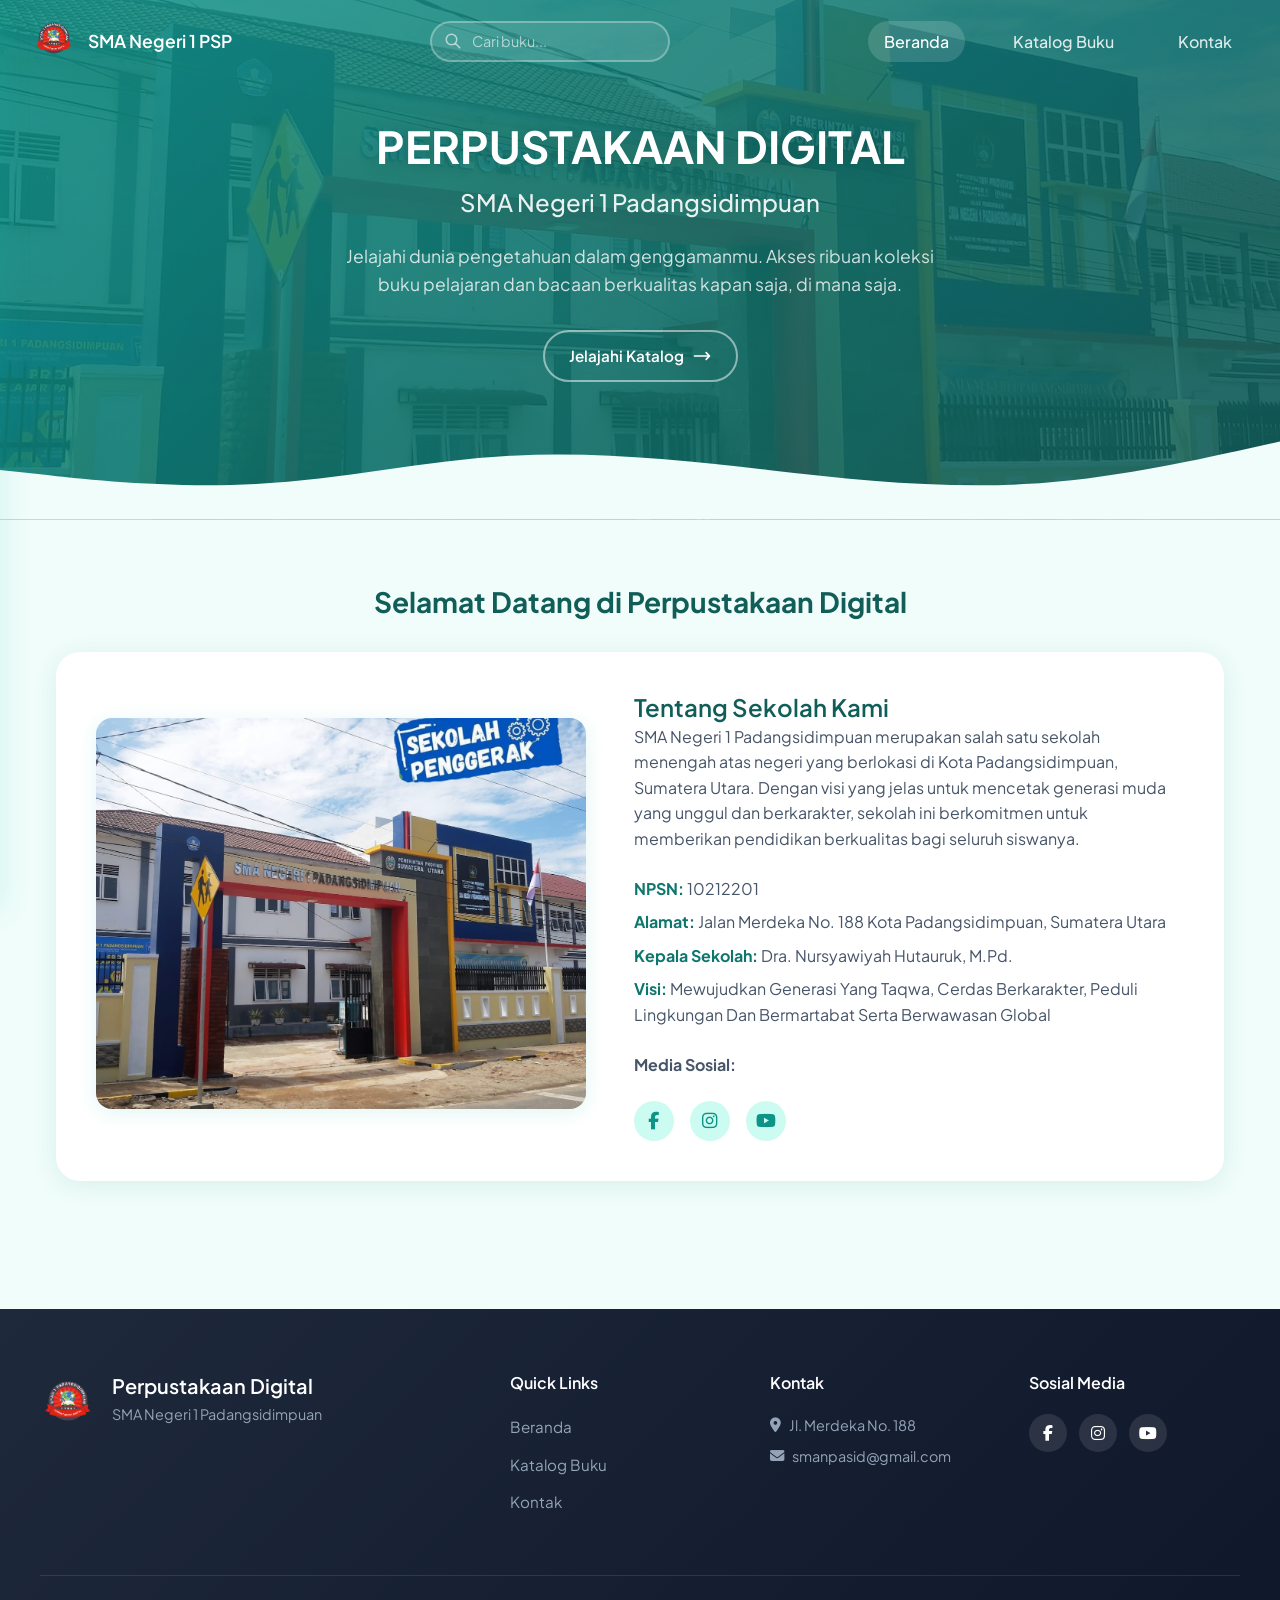
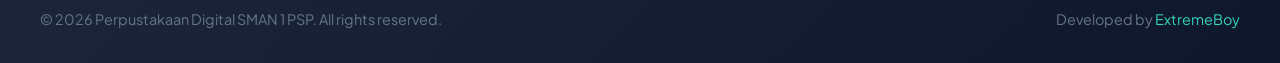
<file: index.html>
<!doctype html>
<html lang="id">
  <head>
    <meta charset="UTF-8" />
    <meta name="viewport" content="width=device-width, initial-scale=1.0" />
    <title>Perpustakaan Digital SMAN 1 PSP | HOME</title>
    <link rel="icon" href="/images/PERPUS.png" type="image/png" />
    <meta
      name="description"
      content="Perpustakaan Digital SMA Negeri 1 Padangsidimpuan - Akses ribuan buku pelajaran dan bacaan berkualitas"
    />
    <meta
      property="og:description"
      content="Perpustakaan Digital SMA NEGERI 1 PADANGSIDIMPUAN"
    />

    <!-- Styles -->
    <link rel="stylesheet" href="/styles.css" />
    <link
      rel="stylesheet"
      href="https://cdnjs.cloudflare.com/ajax/libs/font-awesome/6.4.0/css/all.min.css"
    />
  </head>
  <body>
    <!-- Navbar -->
    <header id="navbar" class="navbar navbar-transparent">
      <div class="navbar-brand">
        <button
          id="sidebarToggle"
          class="navbar-toggle"
          aria-label="Toggle menu"
        >
          <svg
            width="24"
            height="24"
            fill="none"
            stroke="currentColor"
            viewBox="0 0 24 24"
          >
            <path
              stroke-linecap="round"
              stroke-linejoin="round"
              stroke-width="2"
              d="M4 6h16M4 12h16m-7 6h7"
            ></path>
          </svg>
        </button>
        <a href="/">
          <img src="/images/PERPUS.png" alt="Logo Perpustakaan" />
        </a>
        <span>SMA Negeri 1 PSP</span>
      </div>

      <!-- Search -->
      <div id="search-container" class="navbar-search">
        <input id="search-input" type="text" placeholder="Cari buku..." />
        <svg
          class="search-icon"
          width="18"
          height="18"
          fill="none"
          stroke="currentColor"
          viewBox="0 0 24 24"
        >
          <path
            stroke-linecap="round"
            stroke-linejoin="round"
            stroke-width="2"
            d="M21 21l-6-6m2-5a7 7 0 11-14 0 7 7 0 0114 0z"
          ></path>
        </svg>
        <div id="search-results" class="search-results hidden"></div>
      </div>

      <!-- Desktop Nav -->
      <nav class="navbar-nav">
        <a href="/" class="active">Beranda</a>
        <a href="/katalog/">Katalog Buku</a>
        <a href="/kontak/">Kontak</a>
      </nav>
    </header>

    <!-- Mobile Sidebar -->
    <aside id="sidebar" class="sidebar">
      <div class="sidebar-header">
        <h3>Menu</h3>
        <button
          id="close-sidebar"
          class="sidebar-close"
          aria-label="Close menu"
        >
          <svg
            width="24"
            height="24"
            fill="none"
            stroke="currentColor"
            viewBox="0 0 24 24"
          >
            <path
              stroke-linecap="round"
              stroke-linejoin="round"
              stroke-width="2"
              d="M6 18L18 6M6 6l12 12"
            ></path>
          </svg>
        </button>
      </div>
      <nav class="sidebar-nav">
        <a href="/" class="active">Beranda</a>
        <a href="/katalog/">Katalog Buku</a>
        <a href="/kontak/">Kontak</a>
      </nav>
    </aside>
    <div id="overlay" class="overlay"></div>

    <!-- Hero Section -->
    <section class="hero">
      <div class="hero-background">
        <img src="/images/smansa.jpeg" alt="SMA Negeri 1 Padangsidimpuan" />
      </div>
      <div class="hero-content">
        <h1>PERPUSTAKAAN DIGITAL</h1>
        <h2>SMA Negeri 1 Padangsidimpuan</h2>
        <p>
          Jelajahi dunia pengetahuan dalam genggamanmu. Akses ribuan koleksi
          buku pelajaran dan bacaan berkualitas kapan saja, di mana saja.
        </p>
        <a href="/katalog/" class="btn btn-outline">
          <span>Jelajahi Katalog</span>
          <svg
            width="20"
            height="20"
            fill="none"
            stroke="currentColor"
            viewBox="0 0 24 24"
          >
            <path
              stroke-linecap="round"
              stroke-linejoin="round"
              stroke-width="2"
              d="M17 8l4 4m0 0l-4 4m4-4H3"
            ></path>
          </svg>
        </a>
      </div>
      <div class="hero-wave">
        <svg
          xmlns="http://www.w3.org/2000/svg"
          viewBox="0 0 1440 120"
          preserveAspectRatio="none"
        >
          <path
            fill="#f0fdfa"
            d="M0,64L48,69.3C96,75,192,85,288,80C384,75,480,53,576,48C672,43,768,53,864,64C960,75,1056,85,1152,80C1248,75,1344,53,1392,42.7L1440,32L1440,120L1392,120C1344,120,1248,120,1152,120C1056,120,960,120,864,120C768,120,672,120,576,120C480,120,384,120,288,120C192,120,96,120,48,120L0,120Z"
          ></path>
        </svg>
      </div>
    </section>

    <!-- Main Content -->
    <main class="section">
      <div class="container">
        <h2 class="section-title">Selamat Datang di Perpustakaan Digital</h2>

        <div class="info-section">
          <div class="info-image">
            <img
              src="/images/smansa.jpeg"
              alt="Gedung SMA Negeri 1 Padangsidimpuan"
            />
          </div>
          <div class="info-content">
            <h3>Tentang Sekolah Kami</h3>
            <p>
              SMA Negeri 1 Padangsidimpuan merupakan salah satu sekolah menengah
              atas negeri yang berlokasi di Kota Padangsidimpuan, Sumatera
              Utara. Dengan visi yang jelas untuk mencetak generasi muda yang
              unggul dan berkarakter, sekolah ini berkomitmen untuk memberikan
              pendidikan berkualitas bagi seluruh siswanya.
            </p>

            <div class="info-list">
              <p><strong>NPSN:</strong> 10212201</p>
              <p>
                <strong>Alamat:</strong> Jalan Merdeka No. 188 Kota
                Padangsidimpuan, Sumatera Utara
              </p>
              <p>
                <strong>Kepala Sekolah:</strong> Dra. Nursyawiyah Hutauruk,
                M.Pd.
              </p>
              <p>
                <strong>Visi:</strong> Mewujudkan Generasi Yang Taqwa, Cerdas
                Berkarakter, Peduli Lingkungan Dan Bermartabat Serta Berwawasan
                Global
              </p>
            </div>

            <p><strong>Media Sosial:</strong></p>
            <div class="social-links">
              <a
                href="https://www.facebook.com/profile.php?id=100073554588913"
                target="_blank"
                title="Facebook"
              >
                <i class="fab fa-facebook-f"></i>
              </a>
              <a
                href="https://instagram.com/sman1psp"
                target="_blank"
                title="Instagram"
              >
                <i class="fab fa-instagram"></i>
              </a>
              <a
                href="https://youtube.com/@smanegeri1padangsidimpuan759"
                target="_blank"
                title="YouTube"
              >
                <i class="fab fa-youtube"></i>
              </a>
            </div>
          </div>
        </div>
      </div>
    </main>

    <!-- Footer -->
    <footer class="footer">
      <div class="footer-content">
        <div class="footer-brand">
          <img src="/images/PERPUS.png" alt="Logo Perpustakaan" />
          <div class="footer-brand-text">
            <h3>Perpustakaan Digital</h3>
            <p>SMA Negeri 1 Padangsidimpuan</p>
          </div>
        </div>

        <div class="footer-section">
          <h4>Quick Links</h4>
          <ul class="footer-links">
            <li><a href="/">Beranda</a></li>
            <li><a href="/katalog/">Katalog Buku</a></li>
            <li><a href="/kontak/">Kontak</a></li>
          </ul>
        </div>

        <div class="footer-section">
          <h4>Kontak</h4>
          <div class="footer-contact">
            <p><i class="fas fa-map-marker-alt"></i> Jl. Merdeka No. 188</p>
            <p><i class="fas fa-envelope"></i> smanpasid@gmail.com</p>
          </div>
        </div>

        <div class="footer-section">
          <h4>Sosial Media</h4>
          <div class="footer-social">
            <a
              href="https://www.facebook.com/profile.php?id=100073554588913"
              target="_blank"
              title="Facebook"
            >
              <i class="fab fa-facebook-f"></i>
            </a>
            <a
              href="https://instagram.com/sman1psp"
              target="_blank"
              title="Instagram"
            >
              <i class="fab fa-instagram"></i>
            </a>
            <a
              href="https://youtube.com/@smanegeri1padangsidimpuan759"
              target="_blank"
              title="YouTube"
            >
              <i class="fab fa-youtube"></i>
            </a>
          </div>
        </div>
      </div>

      <div class="footer-bottom">
        <p>&copy; 2026 Perpustakaan Digital SMAN 1 PSP. All rights reserved.</p>
        <p>
          Developed by
          <a href="https://github.com/ExtremeBoyGG" target="_blank"
            >ExtremeBoy</a
          >
        </p>
      </div>
    </footer>

    <script src="/script.js"></script>
  </body>
</html>
</file>
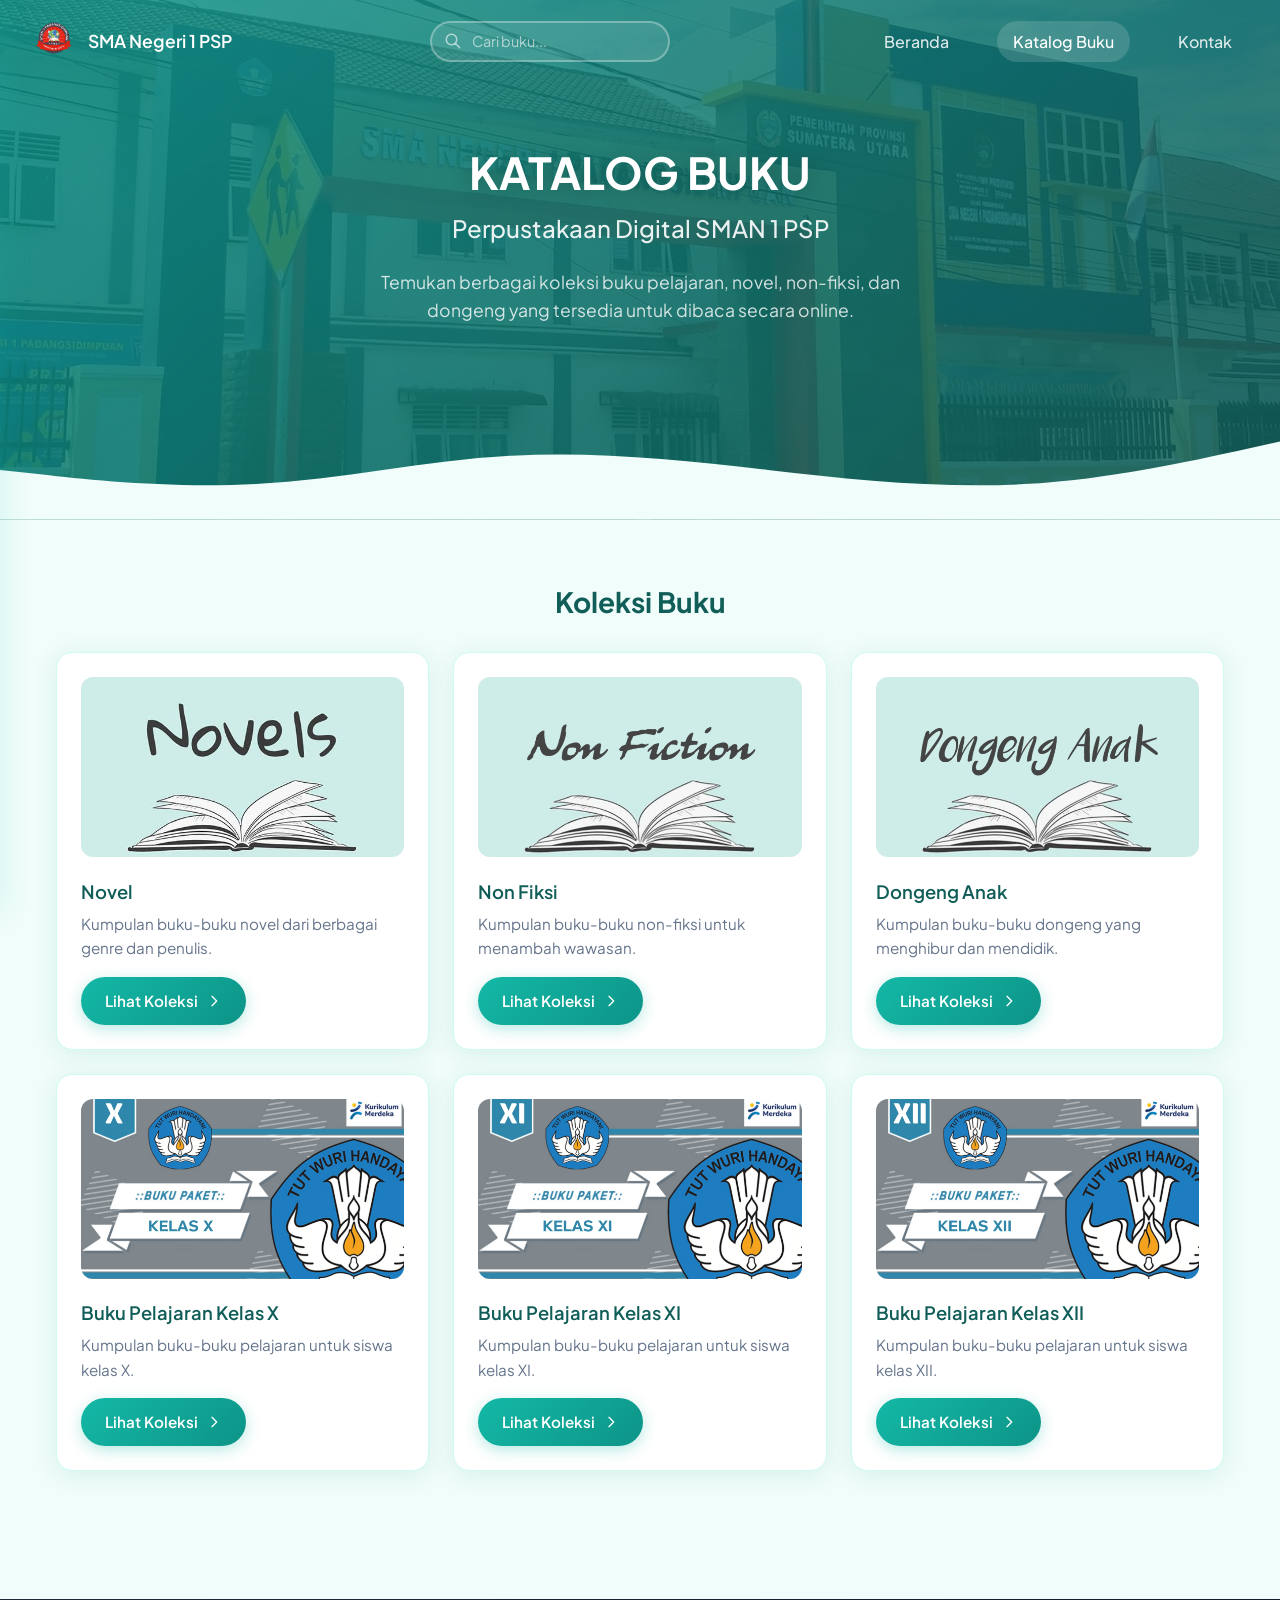
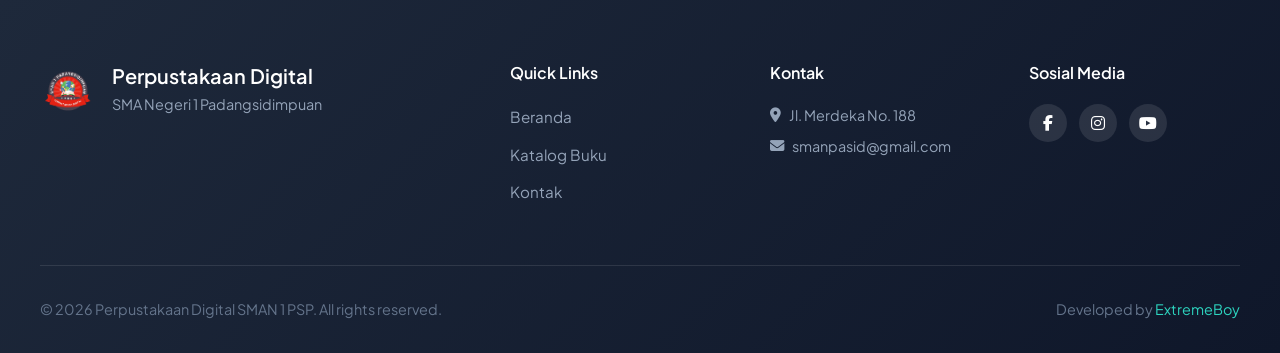
<file: katalog/index.html>
<!DOCTYPE html>
<html lang="id">
<head>
    <meta charset="UTF-8">
    <meta name="viewport" content="width=device-width, initial-scale=1.0">
    <title>Perpustakaan Digital SMAN 1 PSP | Katalog Buku</title>
    <link rel="icon" href="/images/PERPUS.png" type="image/png">
    <meta name="description" content="Katalog Buku Perpustakaan Digital SMA Negeri 1 Padangsidimpuan">
    <meta property="og:description" content="Katalog Buku Perpustakaan Digital SMA NEGERI 1 PADANGSIDIMPUAN">
    
    <!-- Styles -->
    <link rel="stylesheet" href="/styles.css">
    <link rel="stylesheet" href="https://cdnjs.cloudflare.com/ajax/libs/font-awesome/6.4.0/css/all.min.css">
</head>
<body>
    <!-- Navbar -->
    <header id="navbar" class="navbar navbar-transparent">
        <div class="navbar-brand">
            <button id="sidebarToggle" class="navbar-toggle" aria-label="Toggle menu">
                <svg width="24" height="24" fill="none" stroke="currentColor" viewBox="0 0 24 24">
                    <path stroke-linecap="round" stroke-linejoin="round" stroke-width="2" d="M4 6h16M4 12h16m-7 6h7"></path>
                </svg>
            </button>
            <a href="/">
                <img src="/images/PERPUS.png" alt="Logo Perpustakaan">
            </a>
            <span>SMA Negeri 1 PSP</span>
        </div>

        <!-- Search -->
        <div id="search-container" class="navbar-search">
            <input id="search-input" type="text" placeholder="Cari buku...">
            <svg class="search-icon" width="18" height="18" fill="none" stroke="currentColor" viewBox="0 0 24 24">
                <path stroke-linecap="round" stroke-linejoin="round" stroke-width="2" d="M21 21l-6-6m2-5a7 7 0 11-14 0 7 7 0 0114 0z"></path>
            </svg>
            <div id="search-results" class="search-results hidden"></div>
        </div>

        <!-- Desktop Nav -->
        <nav class="navbar-nav">
            <a href="/">Beranda</a>
            <a href="/katalog/" class="active">Katalog Buku</a>
            <a href="/kontak/">Kontak</a>
        </nav>
    </header>

    <!-- Mobile Sidebar -->
    <aside id="sidebar" class="sidebar">
        <div class="sidebar-header">
            <h3>Menu</h3>
            <button id="close-sidebar" class="sidebar-close" aria-label="Close menu">
                <svg width="24" height="24" fill="none" stroke="currentColor" viewBox="0 0 24 24">
                    <path stroke-linecap="round" stroke-linejoin="round" stroke-width="2" d="M6 18L18 6M6 6l12 12"></path>
                </svg>
            </button>
        </div>
        <nav class="sidebar-nav">
            <a href="/">Beranda</a>
            <a href="/katalog/" class="active">Katalog Buku</a>
            <a href="/kontak/">Kontak</a>
        </nav>
    </aside>
    <div id="overlay" class="overlay"></div>

    <!-- Hero Section -->
    <section class="hero">
        <div class="hero-background">
            <img src="/images/smansa.jpeg" alt="SMA Negeri 1 Padangsidimpuan">
        </div>
        <div class="hero-content">
            <h1>KATALOG BUKU</h1>
            <h2>Perpustakaan Digital SMAN 1 PSP</h2>
            <p>Temukan berbagai koleksi buku pelajaran, novel, non-fiksi, dan dongeng yang tersedia untuk dibaca secara online.</p>
        </div>
        <div class="hero-wave">
            <svg xmlns="http://www.w3.org/2000/svg" viewBox="0 0 1440 120" preserveAspectRatio="none">
                <path fill="#f0fdfa" d="M0,64L48,69.3C96,75,192,85,288,80C384,75,480,53,576,48C672,43,768,53,864,64C960,75,1056,85,1152,80C1248,75,1344,53,1392,42.7L1440,32L1440,120L1392,120C1344,120,1248,120,1152,120C1056,120,960,120,864,120C768,120,672,120,576,120C480,120,384,120,288,120C192,120,96,120,48,120L0,120Z"></path>
            </svg>
        </div>
    </section>

    <!-- Main Content -->
    <main class="section">
        <div class="container">
            <h2 class="section-title">Koleksi Buku</h2>
            
            <div class="grid grid-3">
                <!-- Novel -->
                <div class="card">
                    <img src="/images/novel.jpeg" alt="Novel" class="card-image">
                    <h4 class="card-title">Novel</h4>
                    <p class="card-text">Kumpulan buku-buku novel dari berbagai genre dan penulis.</p>
                    <a href="/katalog/novel/" class="btn btn-primary">
                        <span>Lihat Koleksi</span>
                        <svg width="16" height="16" fill="none" stroke="currentColor" viewBox="0 0 24 24">
                            <path stroke-linecap="round" stroke-linejoin="round" stroke-width="2" d="M9 5l7 7-7 7"></path>
                        </svg>
                    </a>
                </div>

                <!-- Non Fiksi -->
                <div class="card">
                    <img src="/images/non-fiksi.jpg" alt="Non Fiksi" class="card-image">
                    <h4 class="card-title">Non Fiksi</h4>
                    <p class="card-text">Kumpulan buku-buku non-fiksi untuk menambah wawasan.</p>
                    <a href="/katalog/non-fiksi/" class="btn btn-primary">
                        <span>Lihat Koleksi</span>
                        <svg width="16" height="16" fill="none" stroke="currentColor" viewBox="0 0 24 24">
                            <path stroke-linecap="round" stroke-linejoin="round" stroke-width="2" d="M9 5l7 7-7 7"></path>
                        </svg>
                    </a>
                </div>

                <!-- Dongeng Anak -->
                <div class="card">
                    <img src="/images/dongeng.jpg" alt="Dongeng Anak" class="card-image">
                    <h4 class="card-title">Dongeng Anak</h4>
                    <p class="card-text">Kumpulan buku-buku dongeng yang menghibur dan mendidik.</p>
                    <a href="/katalog/dongeng/" class="btn btn-primary">
                        <span>Lihat Koleksi</span>
                        <svg width="16" height="16" fill="none" stroke="currentColor" viewBox="0 0 24 24">
                            <path stroke-linecap="round" stroke-linejoin="round" stroke-width="2" d="M9 5l7 7-7 7"></path>
                        </svg>
                    </a>
                </div>

                <!-- Kelas X -->
                <div class="card">
                    <img src="/images/kelas-X.jpg" alt="Buku Pelajaran Kelas X" class="card-image">
                    <h4 class="card-title">Buku Pelajaran Kelas X</h4>
                    <p class="card-text">Kumpulan buku-buku pelajaran untuk siswa kelas X.</p>
                    <a href="/katalog/kelas-x/" class="btn btn-primary">
                        <span>Lihat Koleksi</span>
                        <svg width="16" height="16" fill="none" stroke="currentColor" viewBox="0 0 24 24">
                            <path stroke-linecap="round" stroke-linejoin="round" stroke-width="2" d="M9 5l7 7-7 7"></path>
                        </svg>
                    </a>
                </div>

                <!-- Kelas XI -->
                <div class="card">
                    <img src="/images/kelas-XI.jpg" alt="Buku Pelajaran Kelas XI" class="card-image">
                    <h4 class="card-title">Buku Pelajaran Kelas XI</h4>
                    <p class="card-text">Kumpulan buku-buku pelajaran untuk siswa kelas XI.</p>
                    <a href="/katalog/kelas-xi/" class="btn btn-primary">
                        <span>Lihat Koleksi</span>
                        <svg width="16" height="16" fill="none" stroke="currentColor" viewBox="0 0 24 24">
                            <path stroke-linecap="round" stroke-linejoin="round" stroke-width="2" d="M9 5l7 7-7 7"></path>
                        </svg>
                    </a>
                </div>

                <!-- Kelas XII -->
                <div class="card">
                    <img src="/images/kelas-XII.jpg" alt="Buku Pelajaran Kelas XII" class="card-image">
                    <h4 class="card-title">Buku Pelajaran Kelas XII</h4>
                    <p class="card-text">Kumpulan buku-buku pelajaran untuk siswa kelas XII.</p>
                    <a href="/katalog/kelas-xii/" class="btn btn-primary">
                        <span>Lihat Koleksi</span>
                        <svg width="16" height="16" fill="none" stroke="currentColor" viewBox="0 0 24 24">
                            <path stroke-linecap="round" stroke-linejoin="round" stroke-width="2" d="M9 5l7 7-7 7"></path>
                        </svg>
                    </a>
                </div>
            </div>
        </div>
    </main>

    <!-- Footer -->
    <footer class="footer">
        <div class="footer-content">
            <div class="footer-brand">
                <img src="/images/PERPUS.png" alt="Logo Perpustakaan">
                <div class="footer-brand-text">
                    <h3>Perpustakaan Digital</h3>
                    <p>SMA Negeri 1 Padangsidimpuan</p>
                </div>
            </div>

            <div class="footer-section">
                <h4>Quick Links</h4>
                <ul class="footer-links">
                    <li><a href="/">Beranda</a></li>
                    <li><a href="/katalog/">Katalog Buku</a></li>
                    <li><a href="/kontak/">Kontak</a></li>
                </ul>
            </div>

            <div class="footer-section">
                <h4>Kontak</h4>
                <div class="footer-contact">
                    <p><i class="fas fa-map-marker-alt"></i> Jl. Merdeka No. 188</p>
                    <p><i class="fas fa-envelope"></i> smanpasid@gmail.com</p>
                </div>
            </div>

            <div class="footer-section">
                <h4>Sosial Media</h4>
                <div class="footer-social">
                    <a href="https://www.facebook.com/profile.php?id=100073554588913" target="_blank" title="Facebook">
                        <i class="fab fa-facebook-f"></i>
                    </a>
                    <a href="https://instagram.com/sman1psp" target="_blank" title="Instagram">
                        <i class="fab fa-instagram"></i>
                    </a>
                    <a href="https://youtube.com/@smanegeri1padangsidimpuan759" target="_blank" title="YouTube">
                        <i class="fab fa-youtube"></i>
                    </a>
                </div>
            </div>
        </div>

        <div class="footer-bottom">
            <p>&copy; 2026 Perpustakaan Digital SMAN 1 PSP. All rights reserved.</p>
            <p>Developed by <a href="https://github.com/ExtremeBoyGG" target="_blank">ExtremeBoy</a></p>
        </div>
    </footer>

    <script src="/script.js"></script>
</body>
</html>
</file>
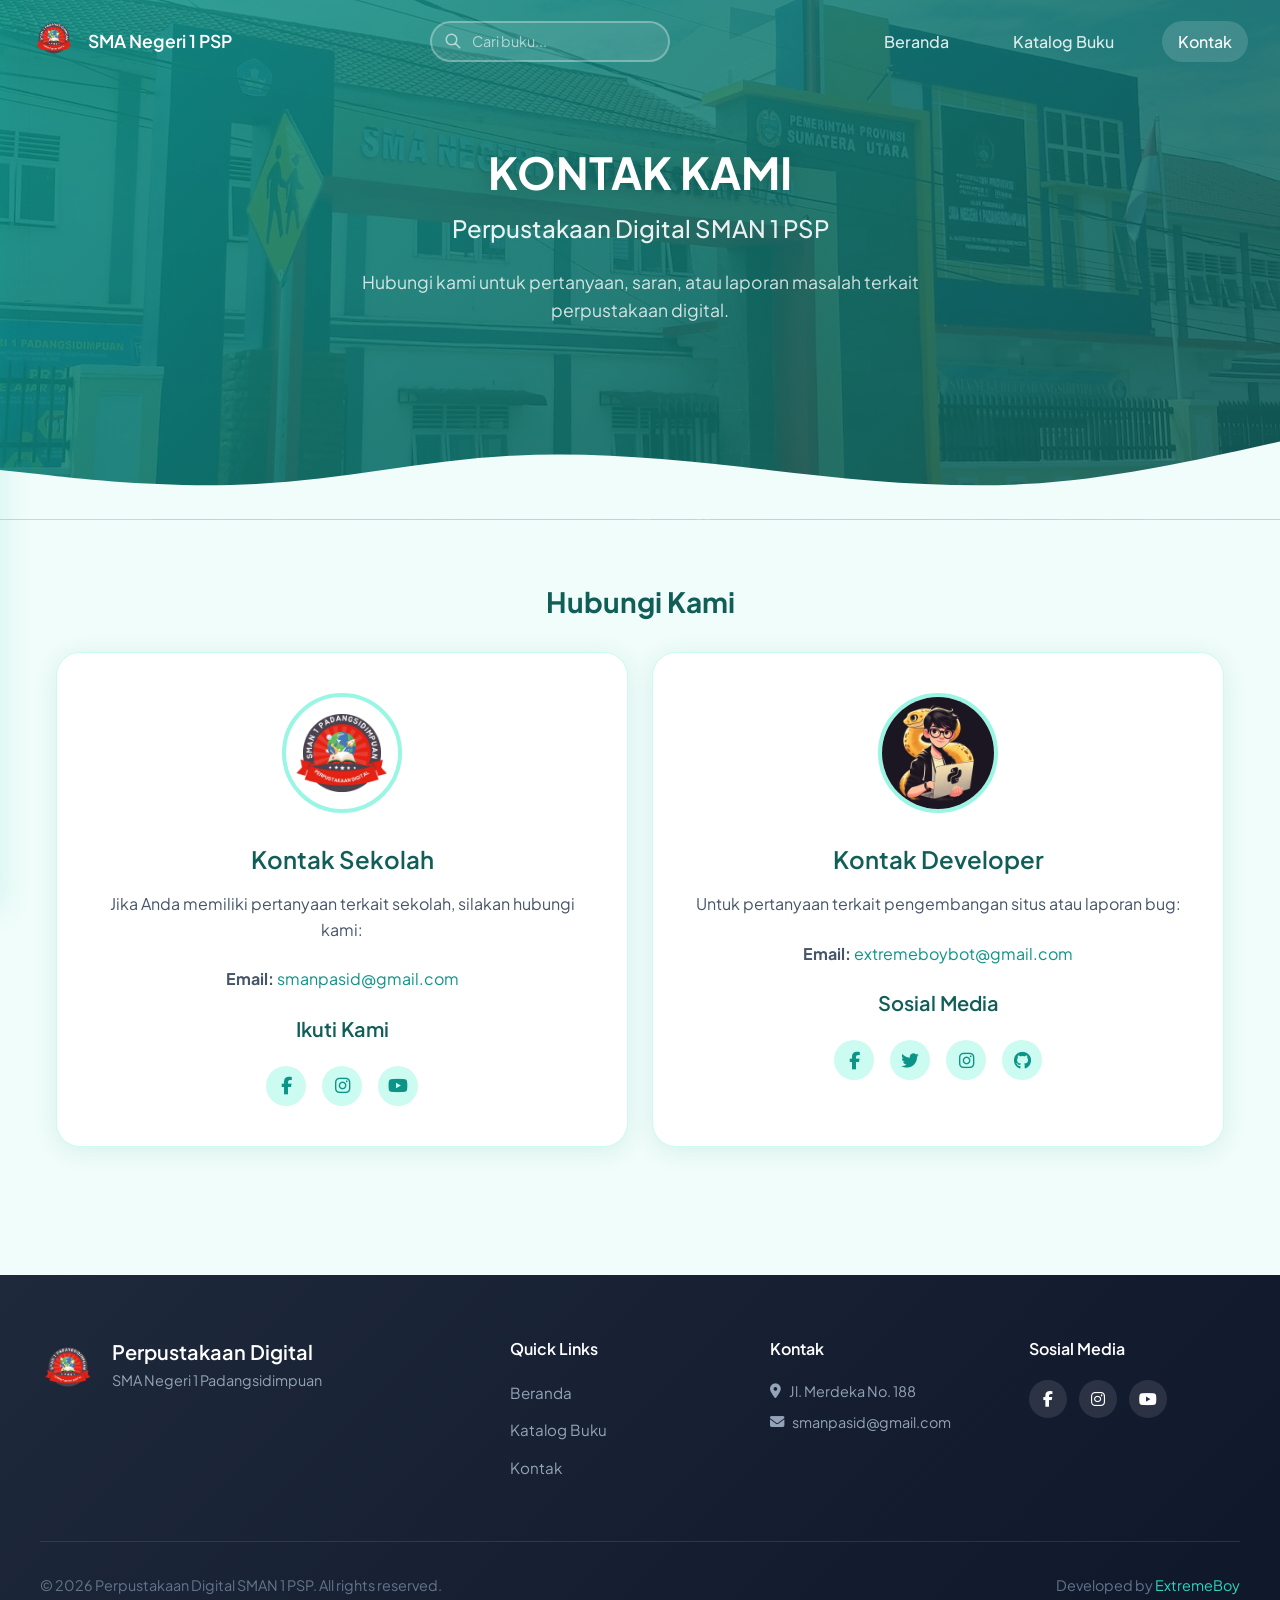
<file: kontak/index.html>
<!DOCTYPE html>
<html lang="id">
<head>
    <meta charset="UTF-8">
    <meta name="viewport" content="width=device-width, initial-scale=1.0">
    <title>Perpustakaan Digital SMAN 1 PSP | Kontak</title>
    <link rel="icon" href="/images/PERPUS.png" type="image/png">
    <meta name="description" content="Kontak Perpustakaan Digital SMA Negeri 1 Padangsidimpuan">
    <meta property="og:description" content="Kontak Developer Perpustakaan Digital SMA NEGERI 1 PADANGSIDIMPUAN">
    
    <!-- Styles -->
    <link rel="stylesheet" href="/styles.css">
    <link rel="stylesheet" href="https://cdnjs.cloudflare.com/ajax/libs/font-awesome/6.4.0/css/all.min.css">
</head>
<body>
    <!-- Navbar -->
    <header id="navbar" class="navbar navbar-transparent">
        <div class="navbar-brand">
            <button id="sidebarToggle" class="navbar-toggle" aria-label="Toggle menu">
                <svg width="24" height="24" fill="none" stroke="currentColor" viewBox="0 0 24 24">
                    <path stroke-linecap="round" stroke-linejoin="round" stroke-width="2" d="M4 6h16M4 12h16m-7 6h7"></path>
                </svg>
            </button>
            <a href="/">
                <img src="/images/PERPUS.png" alt="Logo Perpustakaan">
            </a>
            <span>SMA Negeri 1 PSP</span>
        </div>

        <!-- Search -->
        <div id="search-container" class="navbar-search">
            <input id="search-input" type="text" placeholder="Cari buku...">
            <svg class="search-icon" width="18" height="18" fill="none" stroke="currentColor" viewBox="0 0 24 24">
                <path stroke-linecap="round" stroke-linejoin="round" stroke-width="2" d="M21 21l-6-6m2-5a7 7 0 11-14 0 7 7 0 0114 0z"></path>
            </svg>
            <div id="search-results" class="search-results hidden"></div>
        </div>

        <!-- Desktop Nav -->
        <nav class="navbar-nav">
            <a href="/">Beranda</a>
            <a href="/katalog/">Katalog Buku</a>
            <a href="/kontak/" class="active">Kontak</a>
        </nav>
    </header>

    <!-- Mobile Sidebar -->
    <aside id="sidebar" class="sidebar">
        <div class="sidebar-header">
            <h3>Menu</h3>
            <button id="close-sidebar" class="sidebar-close" aria-label="Close menu">
                <svg width="24" height="24" fill="none" stroke="currentColor" viewBox="0 0 24 24">
                    <path stroke-linecap="round" stroke-linejoin="round" stroke-width="2" d="M6 18L18 6M6 6l12 12"></path>
                </svg>
            </button>
        </div>
        <nav class="sidebar-nav">
            <a href="/">Beranda</a>
            <a href="/katalog/">Katalog Buku</a>
            <a href="/kontak/" class="active">Kontak</a>
        </nav>
    </aside>
    <div id="overlay" class="overlay"></div>

    <!-- Hero Section -->
    <section class="hero">
        <div class="hero-background">
            <img src="/images/smansa.jpeg" alt="SMA Negeri 1 Padangsidimpuan">
        </div>
        <div class="hero-content">
            <h1>KONTAK KAMI</h1>
            <h2>Perpustakaan Digital SMAN 1 PSP</h2>
            <p>Hubungi kami untuk pertanyaan, saran, atau laporan masalah terkait perpustakaan digital.</p>
        </div>
        <div class="hero-wave">
            <svg xmlns="http://www.w3.org/2000/svg" viewBox="0 0 1440 120" preserveAspectRatio="none">
                <path fill="#f0fdfa" d="M0,64L48,69.3C96,75,192,85,288,80C384,75,480,53,576,48C672,43,768,53,864,64C960,75,1056,85,1152,80C1248,75,1344,53,1392,42.7L1440,32L1440,120L1392,120C1344,120,1248,120,1152,120C1056,120,960,120,864,120C768,120,672,120,576,120C480,120,384,120,288,120C192,120,96,120,48,120L0,120Z"></path>
            </svg>
        </div>
    </section>

    <!-- Main Content -->
    <main class="section">
        <div class="container">
            <h2 class="section-title">Hubungi Kami</h2>
            
            <div class="grid grid-2">
                <!-- Kontak Sekolah -->
                <div class="contact-card">
                    <img src="/images/PERPUS.png" alt="Logo Sekolah">
                    <h3>Kontak Sekolah</h3>
                    <p>Jika Anda memiliki pertanyaan terkait sekolah, silakan hubungi kami:</p>
                    <p><strong>Email:</strong> <a href="mailto:smanpasid@gmail.com">smanpasid@gmail.com</a></p>
                    
                    <h4 class="mt-3">Ikuti Kami</h4>
                    <div class="social-links" style="justify-content: center;">
                        <a href="https://www.facebook.com/profile.php?id=100073554588913" target="_blank" title="Facebook">
                            <i class="fab fa-facebook-f"></i>
                        </a>
                        <a href="https://instagram.com/sman1psp" target="_blank" title="Instagram">
                            <i class="fab fa-instagram"></i>
                        </a>
                        <a href="https://youtube.com/@smanegeri1padangsidimpuan759" target="_blank" title="YouTube">
                            <i class="fab fa-youtube"></i>
                        </a>
                    </div>
                </div>

                <!-- Kontak Developer -->
                <div class="contact-card">
                    <img src="/images/ExtremeBoy.jpeg" alt="Developer">
                    <h3>Kontak Developer</h3>
                    <p>Untuk pertanyaan terkait pengembangan situs atau laporan bug:</p>
                    <p><strong>Email:</strong> <a href="mailto:extremeboybot@gmail.com">extremeboybot@gmail.com</a></p>
                    
                    <h4 class="mt-3">Sosial Media</h4>
                    <div class="social-links" style="justify-content: center;">
                        <a href="https://www.facebook.com/ExtremeBoy.GGUsee" target="_blank" title="Facebook">
                            <i class="fab fa-facebook-f"></i>
                        </a>
                        <a href="https://twitter.com/ExtremeBoyGG" target="_blank" title="Twitter">
                            <i class="fab fa-twitter"></i>
                        </a>
                        <a href="https://www.instagram.com/heril.d.rtg" target="_blank" title="Instagram">
                            <i class="fab fa-instagram"></i>
                        </a>
                        <a href="https://www.github.com/ExtremeBoyGG" target="_blank" title="GitHub">
                            <i class="fab fa-github"></i>
                        </a>
                    </div>
                </div>
            </div>
        </div>
    </main>

    <!-- Footer -->
    <footer class="footer">
        <div class="footer-content">
            <div class="footer-brand">
                <img src="/images/PERPUS.png" alt="Logo Perpustakaan">
                <div class="footer-brand-text">
                    <h3>Perpustakaan Digital</h3>
                    <p>SMA Negeri 1 Padangsidimpuan</p>
                </div>
            </div>

            <div class="footer-section">
                <h4>Quick Links</h4>
                <ul class="footer-links">
                    <li><a href="/">Beranda</a></li>
                    <li><a href="/katalog/">Katalog Buku</a></li>
                    <li><a href="/kontak/">Kontak</a></li>
                </ul>
            </div>

            <div class="footer-section">
                <h4>Kontak</h4>
                <div class="footer-contact">
                    <p><i class="fas fa-map-marker-alt"></i> Jl. Merdeka No. 188</p>
                    <p><i class="fas fa-envelope"></i> smanpasid@gmail.com</p>
                </div>
            </div>

            <div class="footer-section">
                <h4>Sosial Media</h4>
                <div class="footer-social">
                    <a href="https://www.facebook.com/profile.php?id=100073554588913" target="_blank" title="Facebook">
                        <i class="fab fa-facebook-f"></i>
                    </a>
                    <a href="https://instagram.com/sman1psp" target="_blank" title="Instagram">
                        <i class="fab fa-instagram"></i>
                    </a>
                    <a href="https://youtube.com/@smanegeri1padangsidimpuan759" target="_blank" title="YouTube">
                        <i class="fab fa-youtube"></i>
                    </a>
                </div>
            </div>
        </div>

        <div class="footer-bottom">
            <p>&copy; 2026 Perpustakaan Digital SMAN 1 PSP. All rights reserved.</p>
            <p>Developed by <a href="https://github.com/ExtremeBoyGG" target="_blank">ExtremeBoy</a></p>
        </div>
    </footer>

    <script src="/script.js"></script>
</body>
</html>
</file>
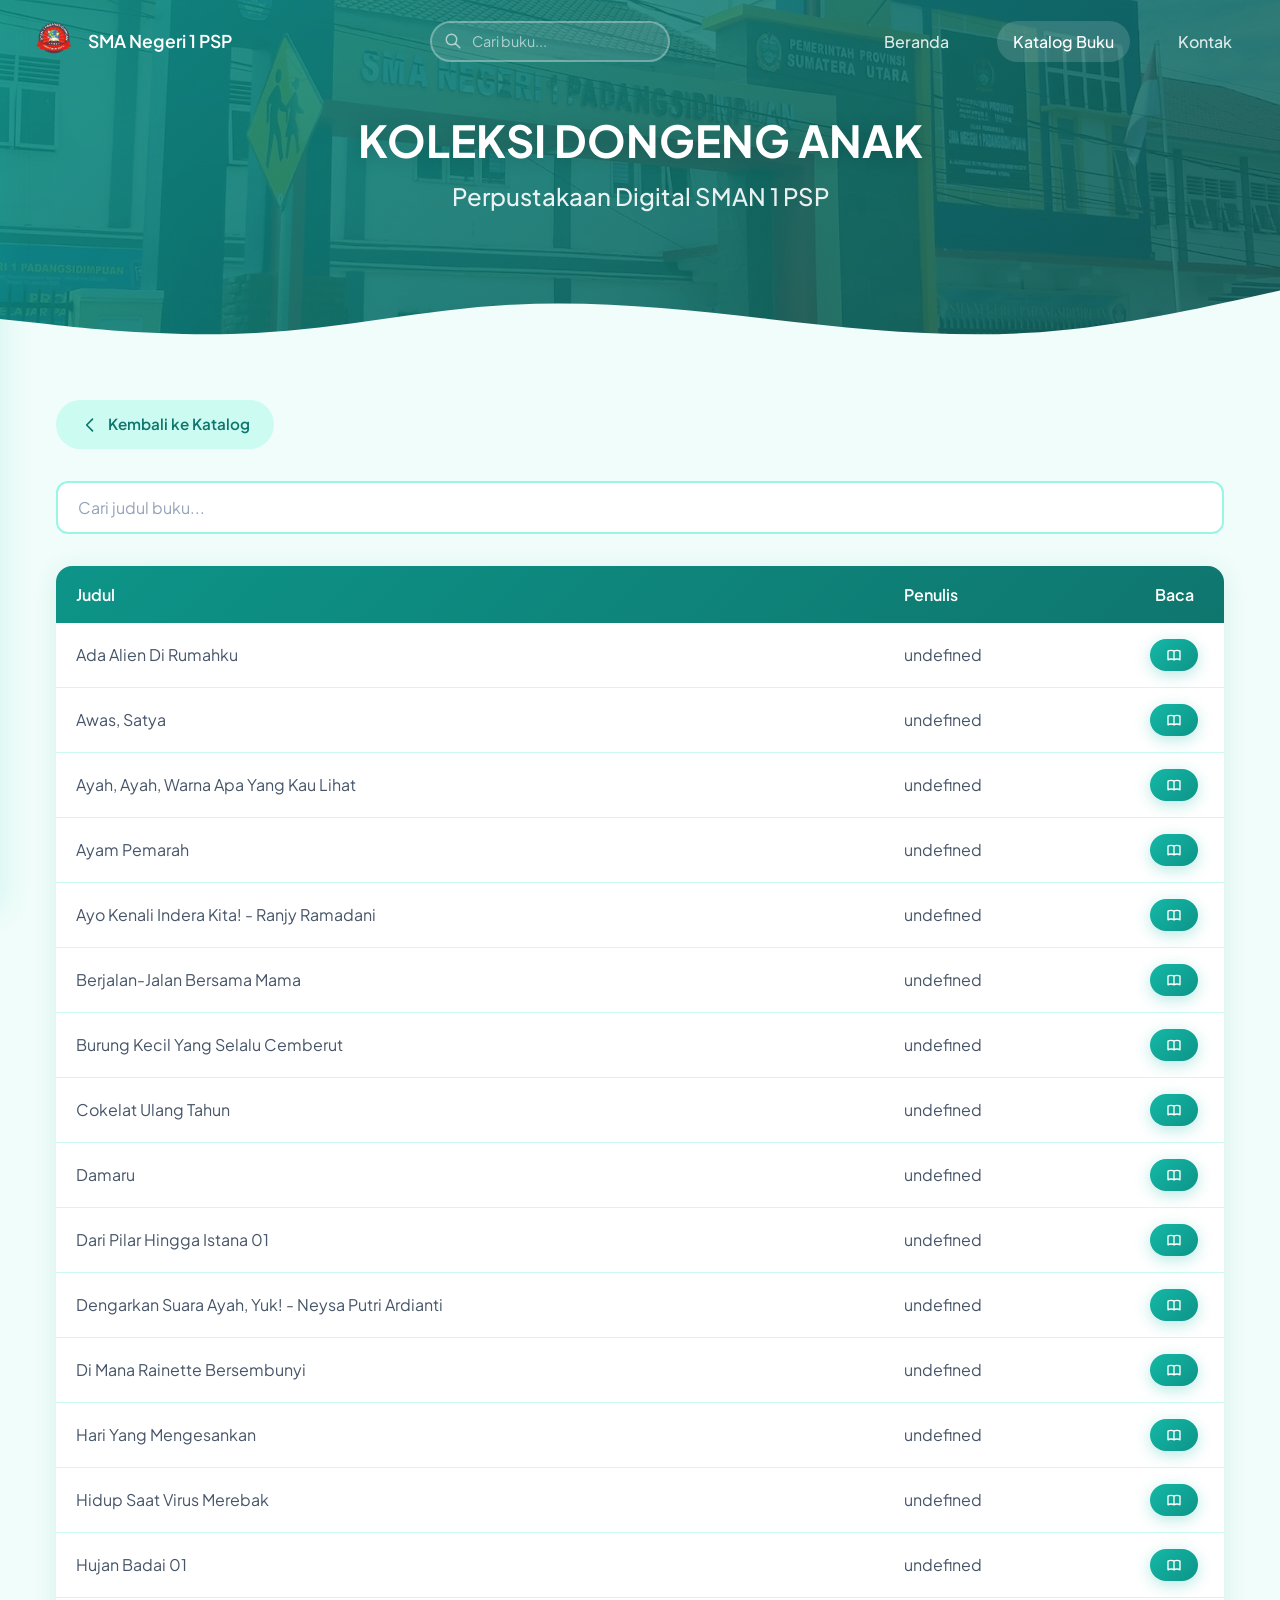
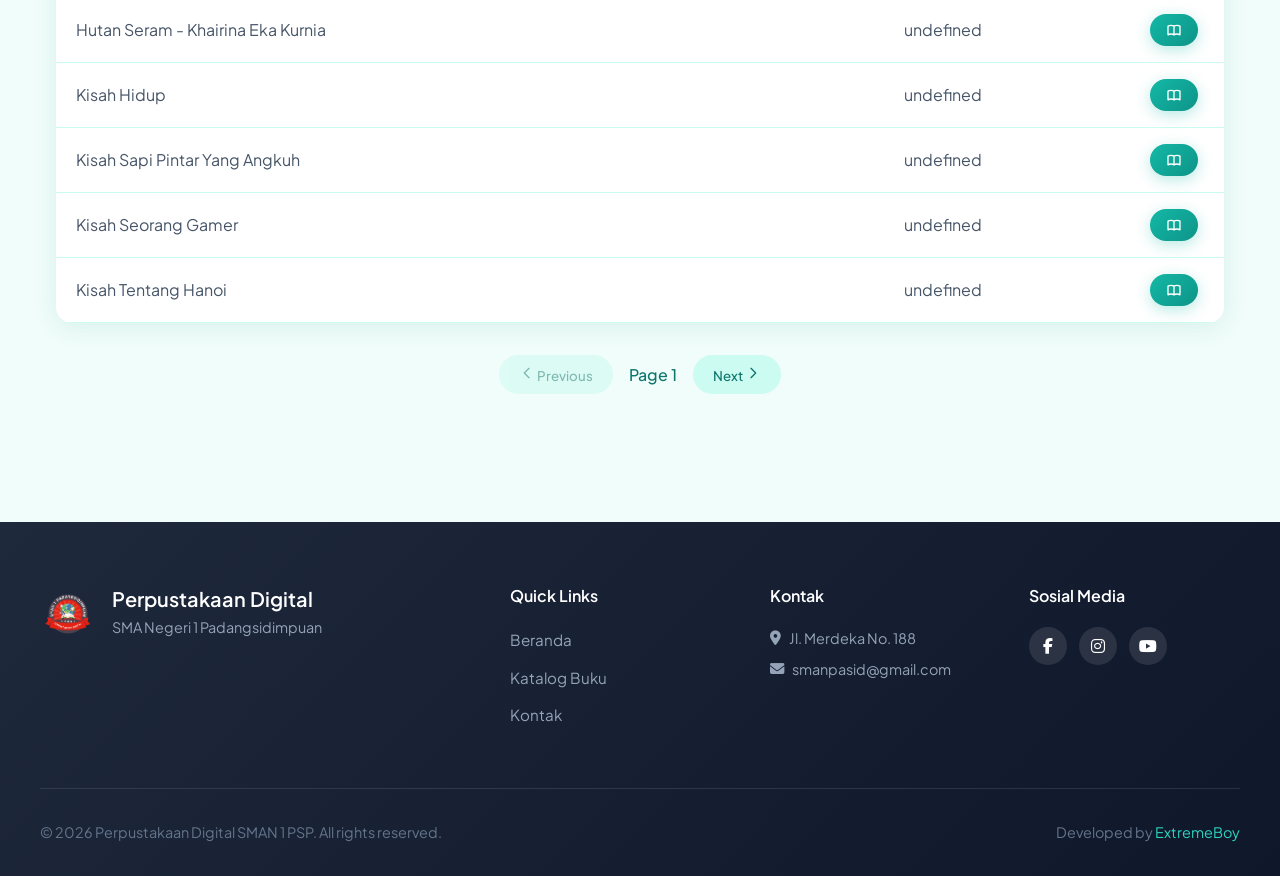
<file: katalog/dongeng/index.html>
<!DOCTYPE html>
<html lang="id">
<head>
    <meta charset="UTF-8">
    <meta name="viewport" content="width=device-width, initial-scale=1.0">
    <title>Perpustakaan Digital SMAN 1 PSP | Dongeng Anak</title>
    <link rel="icon" href="/images/PERPUS.png" type="image/png">
    <meta name="description" content="Koleksi Dongeng Anak Perpustakaan Digital SMA Negeri 1 Padangsidimpuan">
    <meta property="og:description" content="Dongeng Anak Perpustakaan Digital SMA NEGERI 1 PADANGSIDIMPUAN">
    
    <link rel="stylesheet" href="/styles.css">
    <link rel="stylesheet" href="https://cdnjs.cloudflare.com/ajax/libs/font-awesome/6.4.0/css/all.min.css">
</head>
<body>
    <header id="navbar" class="navbar navbar-transparent">
        <div class="navbar-brand">
            <button id="sidebarToggle" class="navbar-toggle" aria-label="Toggle menu">
                <svg width="24" height="24" fill="none" stroke="currentColor" viewBox="0 0 24 24">
                    <path stroke-linecap="round" stroke-linejoin="round" stroke-width="2" d="M4 6h16M4 12h16m-7 6h7"></path>
                </svg>
            </button>
            <a href="/"><img src="/images/PERPUS.png" alt="Logo Perpustakaan"></a>
            <span>SMA Negeri 1 PSP</span>
        </div>
        <div id="search-container" class="navbar-search">
            <input id="search-input" type="text" placeholder="Cari buku...">
            <svg class="search-icon" width="18" height="18" fill="none" stroke="currentColor" viewBox="0 0 24 24">
                <path stroke-linecap="round" stroke-linejoin="round" stroke-width="2" d="M21 21l-6-6m2-5a7 7 0 11-14 0 7 7 0 0114 0z"></path>
            </svg>
            <div id="search-results" class="search-results hidden"></div>
        </div>
        <nav class="navbar-nav">
            <a href="/">Beranda</a>
            <a href="/katalog/" class="active">Katalog Buku</a>
            <a href="/kontak/">Kontak</a>
        </nav>
    </header>

    <aside id="sidebar" class="sidebar">
        <div class="sidebar-header">
            <h3>Menu</h3>
            <button id="close-sidebar" class="sidebar-close" aria-label="Close menu">
                <svg width="24" height="24" fill="none" stroke="currentColor" viewBox="0 0 24 24">
                    <path stroke-linecap="round" stroke-linejoin="round" stroke-width="2" d="M6 18L18 6M6 6l12 12"></path>
                </svg>
            </button>
        </div>
        <nav class="sidebar-nav">
            <a href="/">Beranda</a>
            <a href="/katalog/" class="active">Katalog Buku</a>
            <a href="/kontak/">Kontak</a>
        </nav>
    </aside>
    <div id="overlay" class="overlay"></div>

    <section class="hero" style="min-height: 300px;">
        <div class="hero-background">
            <img src="/images/smansa.jpeg" alt="SMA Negeri 1 Padangsidimpuan">
        </div>
        <div class="hero-content">
            <h1>KOLEKSI DONGENG ANAK</h1>
            <h2>Perpustakaan Digital SMAN 1 PSP</h2>
        </div>
        <div class="hero-wave">
            <svg xmlns="http://www.w3.org/2000/svg" viewBox="0 0 1440 120" preserveAspectRatio="none">
                <path fill="#f0fdfa" d="M0,64L48,69.3C96,75,192,85,288,80C384,75,480,53,576,48C672,43,768,53,864,64C960,75,1056,85,1152,80C1248,75,1344,53,1392,42.7L1440,32L1440,120L1392,120C1344,120,1248,120,1152,120C1056,120,960,120,864,120C768,120,672,120,576,120C480,120,384,120,288,120C192,120,96,120,48,120L0,120Z"></path>
            </svg>
        </div>
    </section>

    <main class="section" style="padding-top: 2rem;">
        <div class="container">
            <a href="/katalog/" class="btn btn-secondary mb-4">
                <svg width="20" height="20" fill="none" stroke="currentColor" viewBox="0 0 24 24">
                    <path stroke-linecap="round" stroke-linejoin="round" stroke-width="2" d="M15 19l-7-7 7-7"></path>
                </svg>
                Kembali ke Katalog
            </a>
            <div class="mb-4">
                <input type="text" id="searchInput" placeholder="Cari judul buku..." class="form-input">
            </div>
            <div class="table-wrapper">
                <table>
                    <thead>
                        <tr>
                            <th>Judul</th>
                            <th>Penulis</th>
                            <th style="width: 100px; text-align: center;">Baca</th>
                        </tr>
                    </thead>
                    <tbody id="bookTable"></tbody>
                </table>
            </div>
            <div class="pagination">
                <button id="previous-page"><svg width="16" height="16" fill="none" stroke="currentColor" viewBox="0 0 24 24"><path stroke-linecap="round" stroke-linejoin="round" stroke-width="2" d="M15 19l-7-7 7-7"></path></svg> Previous</button>
                <span id="page-info">Page 1</span>
                <button id="next-page">Next <svg width="16" height="16" fill="none" stroke="currentColor" viewBox="0 0 24 24"><path stroke-linecap="round" stroke-linejoin="round" stroke-width="2" d="M9 5l7 7-7 7"></path></svg></button>
            </div>
        </div>
    </main>

    <footer class="footer">
        <div class="footer-content">
            <div class="footer-brand">
                <img src="/images/PERPUS.png" alt="Logo Perpustakaan">
                <div class="footer-brand-text">
                    <h3>Perpustakaan Digital</h3>
                    <p>SMA Negeri 1 Padangsidimpuan</p>
                </div>
            </div>
            <div class="footer-section">
                <h4>Quick Links</h4>
                <ul class="footer-links">
                    <li><a href="/">Beranda</a></li>
                    <li><a href="/katalog/">Katalog Buku</a></li>
                    <li><a href="/kontak/">Kontak</a></li>
                </ul>
            </div>
            <div class="footer-section">
                <h4>Kontak</h4>
                <div class="footer-contact">
                    <p><i class="fas fa-map-marker-alt"></i> Jl. Merdeka No. 188</p>
                    <p><i class="fas fa-envelope"></i> smanpasid@gmail.com</p>
                </div>
            </div>
            <div class="footer-section">
                <h4>Sosial Media</h4>
                <div class="footer-social">
                    <a href="https://www.facebook.com/profile.php?id=100073554588913" target="_blank"><i class="fab fa-facebook-f"></i></a>
                    <a href="https://instagram.com/sman1psp" target="_blank"><i class="fab fa-instagram"></i></a>
                    <a href="https://youtube.com/@smanegeri1padangsidimpuan759" target="_blank"><i class="fab fa-youtube"></i></a>
                </div>
            </div>
        </div>
        <div class="footer-bottom">
            <p>&copy; 2026 Perpustakaan Digital SMAN 1 PSP. All rights reserved.</p>
            <p>Developed by <a href="https://github.com/ExtremeBoyGG" target="_blank">ExtremeBoy</a></p>
        </div>
    </footer>

    <script>
        const searchInputs = document.getElementById('searchInput');
        const booksTableBody = document.getElementById('bookTable');
        const previousPageButton = document.getElementById('previous-page');
        const nextPageButton = document.getElementById('next-page');
        const pageInfo = document.getElementById('page-info');
        const booksPerPage = 20;
        let currentPage = 1;
        let books = [];

        function extractFileId(url) {
            const regex = /\/file\/d\/(.*?)\/preview/;
            const match = url.match(regex);
            return match ? match[1] : null;
        }

        function displayBooks(filteredBooks = books) {
            booksTableBody.innerHTML = '';
            const startIndex = (currentPage - 1) * booksPerPage;
            const endIndex = startIndex + booksPerPage;
            const booksToDisplay = filteredBooks.slice(startIndex, endIndex);
            booksToDisplay.forEach(book => {
                const fileId = extractFileId(book.pdf);
                const row = document.createElement('tr');
                row.innerHTML = `<td>${book.title}</td><td>${book.author}</td><td style="text-align: center;"><a href="/baca.html?id=${fileId}" target="_blank" class="btn btn-primary" style="padding: 0.5rem 1rem; font-size: 0.875rem;"><svg width="16" height="16" fill="none" stroke="currentColor" viewBox="0 0 24 24"><path stroke-linecap="round" stroke-linejoin="round" stroke-width="2" d="M12 6.253v13m0-13C10.832 5.477 9.246 5 7.5 5S4.168 5.477 3 6.253v13C4.168 18.477 5.754 18 7.5 18s3.332.477 4.5 1.253m0-13C13.168 5.477 14.754 5 16.5 5c1.747 0 3.332.477 4.5 1.253v13C19.832 18.477 18.247 18 16.5 18c-1.746 0-3.332.477-4.5 1.253"></path></svg></a></td>`;
                booksTableBody.appendChild(row);
            });
            pageInfo.textContent = `Page ${currentPage}`;
            previousPageButton.disabled = currentPage === 1;
            nextPageButton.disabled = endIndex >= filteredBooks.length;
        }

        function searchBooks() {
            const searchTerm = searchInputs.value.trim().toLowerCase();
            if (searchTerm === '') { currentPage = 1; displayBooks(books); return; }
            const filteredBooks = books.filter(book => book.title.toLowerCase().includes(searchTerm) || book.author.toLowerCase().includes(searchTerm));
            currentPage = 1;
            displayBooks(filteredBooks);
        }

        function nextPage() {
            const searchTerm = searchInputs.value.trim().toLowerCase();
            const filteredBooks = searchTerm ? books.filter(book => book.title.toLowerCase().includes(searchTerm) || book.author.toLowerCase().includes(searchTerm)) : books;
            if ((currentPage * booksPerPage) < filteredBooks.length) { currentPage++; displayBooks(filteredBooks); }
        }

        function previousPage() {
            if (currentPage > 1) {
                currentPage--;
                const searchTerm = searchInputs.value.trim().toLowerCase();
                const filteredBooks = searchTerm ? books.filter(book => book.title.toLowerCase().includes(searchTerm) || book.author.toLowerCase().includes(searchTerm)) : books;
                displayBooks(filteredBooks);
            }
        }

        nextPageButton.addEventListener('click', nextPage);
        previousPageButton.addEventListener('click', previousPage);
        searchInputs.addEventListener('input', searchBooks);

        fetch('/katalog/dongeng/books.json')
            .then(response => response.json())
            .then(data => { books = data; displayBooks(); })
            .catch(error => console.error('Error fetching books:', error));
    </script>
    <script src="/script.js"></script>
</body>
</html>
</file>
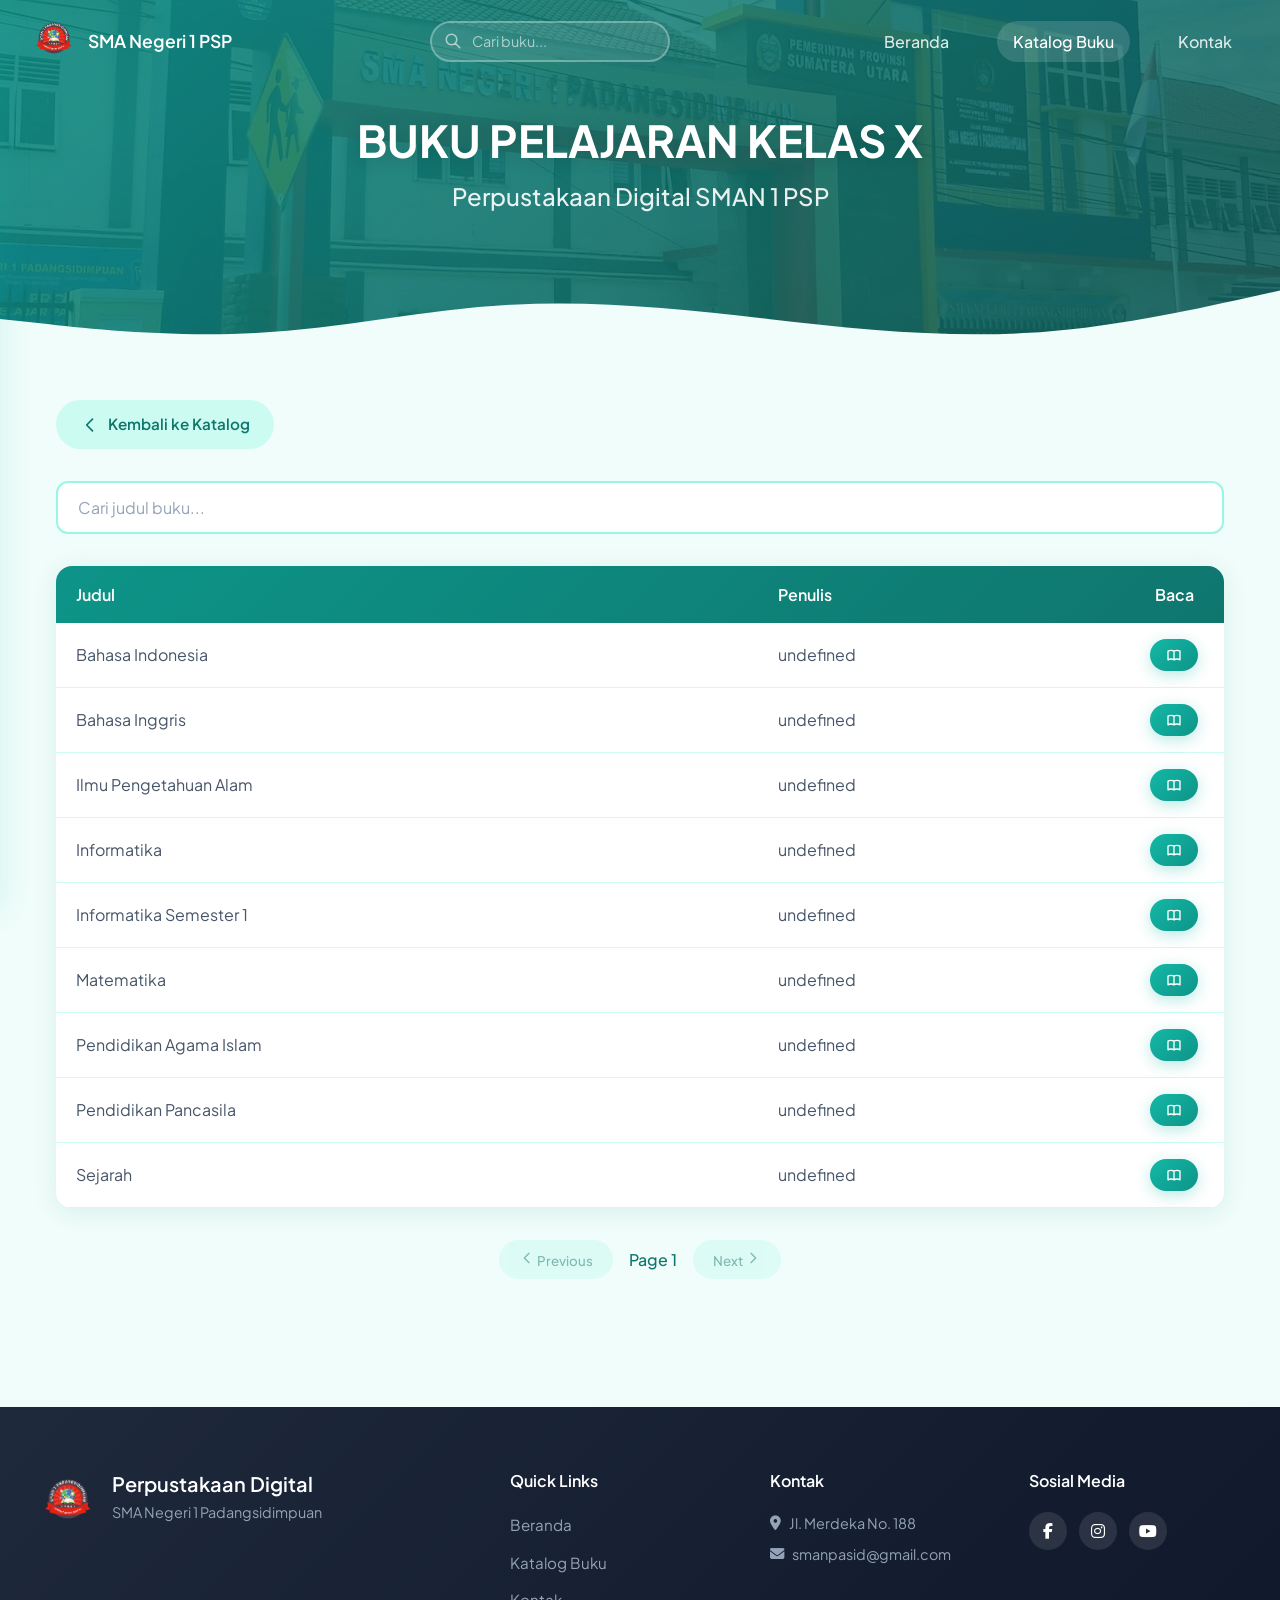
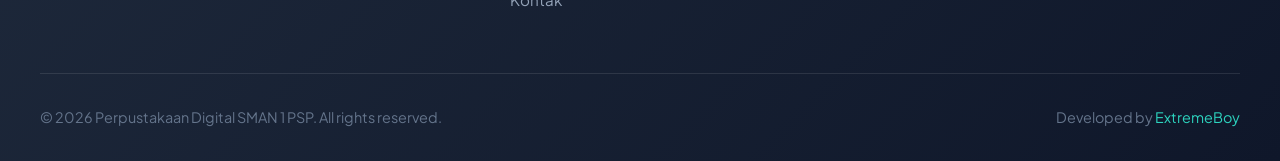
<file: katalog/kelas-x/index.html>
<!DOCTYPE html>
<html lang="id">
<head>
    <meta charset="UTF-8">
    <meta name="viewport" content="width=device-width, initial-scale=1.0">
    <title>Perpustakaan Digital SMAN 1 PSP | Buku Kelas X</title>
    <link rel="icon" href="/images/PERPUS.png" type="image/png">
    <meta name="description" content="Koleksi Buku Pelajaran Kelas X Perpustakaan Digital SMA Negeri 1 Padangsidimpuan">
    <meta property="og:description" content="Buku Kelas X Perpustakaan Digital SMA NEGERI 1 PADANGSIDIMPUAN">
    
    <link rel="stylesheet" href="/styles.css">
    <link rel="stylesheet" href="https://cdnjs.cloudflare.com/ajax/libs/font-awesome/6.4.0/css/all.min.css">
</head>
<body>
    <header id="navbar" class="navbar navbar-transparent">
        <div class="navbar-brand">
            <button id="sidebarToggle" class="navbar-toggle" aria-label="Toggle menu">
                <svg width="24" height="24" fill="none" stroke="currentColor" viewBox="0 0 24 24">
                    <path stroke-linecap="round" stroke-linejoin="round" stroke-width="2" d="M4 6h16M4 12h16m-7 6h7"></path>
                </svg>
            </button>
            <a href="/"><img src="/images/PERPUS.png" alt="Logo Perpustakaan"></a>
            <span>SMA Negeri 1 PSP</span>
        </div>
        <div id="search-container" class="navbar-search">
            <input id="search-input" type="text" placeholder="Cari buku...">
            <svg class="search-icon" width="18" height="18" fill="none" stroke="currentColor" viewBox="0 0 24 24">
                <path stroke-linecap="round" stroke-linejoin="round" stroke-width="2" d="M21 21l-6-6m2-5a7 7 0 11-14 0 7 7 0 0114 0z"></path>
            </svg>
            <div id="search-results" class="search-results hidden"></div>
        </div>
        <nav class="navbar-nav">
            <a href="/">Beranda</a>
            <a href="/katalog/" class="active">Katalog Buku</a>
            <a href="/kontak/">Kontak</a>
        </nav>
    </header>

    <aside id="sidebar" class="sidebar">
        <div class="sidebar-header">
            <h3>Menu</h3>
            <button id="close-sidebar" class="sidebar-close" aria-label="Close menu">
                <svg width="24" height="24" fill="none" stroke="currentColor" viewBox="0 0 24 24">
                    <path stroke-linecap="round" stroke-linejoin="round" stroke-width="2" d="M6 18L18 6M6 6l12 12"></path>
                </svg>
            </button>
        </div>
        <nav class="sidebar-nav">
            <a href="/">Beranda</a>
            <a href="/katalog/" class="active">Katalog Buku</a>
            <a href="/kontak/">Kontak</a>
        </nav>
    </aside>
    <div id="overlay" class="overlay"></div>

    <section class="hero" style="min-height: 300px;">
        <div class="hero-background">
            <img src="/images/smansa.jpeg" alt="SMA Negeri 1 Padangsidimpuan">
        </div>
        <div class="hero-content">
            <h1>BUKU PELAJARAN KELAS X</h1>
            <h2>Perpustakaan Digital SMAN 1 PSP</h2>
        </div>
        <div class="hero-wave">
            <svg xmlns="http://www.w3.org/2000/svg" viewBox="0 0 1440 120" preserveAspectRatio="none">
                <path fill="#f0fdfa" d="M0,64L48,69.3C96,75,192,85,288,80C384,75,480,53,576,48C672,43,768,53,864,64C960,75,1056,85,1152,80C1248,75,1344,53,1392,42.7L1440,32L1440,120L1392,120C1344,120,1248,120,1152,120C1056,120,960,120,864,120C768,120,672,120,576,120C480,120,384,120,288,120C192,120,96,120,48,120L0,120Z"></path>
            </svg>
        </div>
    </section>

    <main class="section" style="padding-top: 2rem;">
        <div class="container">
            <a href="/katalog/" class="btn btn-secondary mb-4">
                <svg width="20" height="20" fill="none" stroke="currentColor" viewBox="0 0 24 24">
                    <path stroke-linecap="round" stroke-linejoin="round" stroke-width="2" d="M15 19l-7-7 7-7"></path>
                </svg>
                Kembali ke Katalog
            </a>
            <div class="mb-4">
                <input type="text" id="searchInput" placeholder="Cari judul buku..." class="form-input">
            </div>
            <div class="table-wrapper">
                <table>
                    <thead>
                        <tr>
                            <th>Judul</th>
                            <th>Penulis</th>
                            <th style="width: 100px; text-align: center;">Baca</th>
                        </tr>
                    </thead>
                    <tbody id="bookTable"></tbody>
                </table>
            </div>
            <div class="pagination">
                <button id="previous-page"><svg width="16" height="16" fill="none" stroke="currentColor" viewBox="0 0 24 24"><path stroke-linecap="round" stroke-linejoin="round" stroke-width="2" d="M15 19l-7-7 7-7"></path></svg> Previous</button>
                <span id="page-info">Page 1</span>
                <button id="next-page">Next <svg width="16" height="16" fill="none" stroke="currentColor" viewBox="0 0 24 24"><path stroke-linecap="round" stroke-linejoin="round" stroke-width="2" d="M9 5l7 7-7 7"></path></svg></button>
            </div>
        </div>
    </main>

    <footer class="footer">
        <div class="footer-content">
            <div class="footer-brand">
                <img src="/images/PERPUS.png" alt="Logo Perpustakaan">
                <div class="footer-brand-text">
                    <h3>Perpustakaan Digital</h3>
                    <p>SMA Negeri 1 Padangsidimpuan</p>
                </div>
            </div>
            <div class="footer-section">
                <h4>Quick Links</h4>
                <ul class="footer-links">
                    <li><a href="/">Beranda</a></li>
                    <li><a href="/katalog/">Katalog Buku</a></li>
                    <li><a href="/kontak/">Kontak</a></li>
                </ul>
            </div>
            <div class="footer-section">
                <h4>Kontak</h4>
                <div class="footer-contact">
                    <p><i class="fas fa-map-marker-alt"></i> Jl. Merdeka No. 188</p>
                    <p><i class="fas fa-envelope"></i> smanpasid@gmail.com</p>
                </div>
            </div>
            <div class="footer-section">
                <h4>Sosial Media</h4>
                <div class="footer-social">
                    <a href="https://www.facebook.com/profile.php?id=100073554588913" target="_blank"><i class="fab fa-facebook-f"></i></a>
                    <a href="https://instagram.com/sman1psp" target="_blank"><i class="fab fa-instagram"></i></a>
                    <a href="https://youtube.com/@smanegeri1padangsidimpuan759" target="_blank"><i class="fab fa-youtube"></i></a>
                </div>
            </div>
        </div>
        <div class="footer-bottom">
            <p>&copy; 2026 Perpustakaan Digital SMAN 1 PSP. All rights reserved.</p>
            <p>Developed by <a href="https://github.com/ExtremeBoyGG" target="_blank">ExtremeBoy</a></p>
        </div>
    </footer>

    <script>
        const searchInputs = document.getElementById('searchInput');
        const booksTableBody = document.getElementById('bookTable');
        const previousPageButton = document.getElementById('previous-page');
        const nextPageButton = document.getElementById('next-page');
        const pageInfo = document.getElementById('page-info');
        const booksPerPage = 20;
        let currentPage = 1;
        let books = [];

        function extractFileId(url) {
            const regex = /\/file\/d\/(.*?)\/preview/;
            const match = url.match(regex);
            return match ? match[1] : null;
        }

        function displayBooks(filteredBooks = books) {
            booksTableBody.innerHTML = '';
            const startIndex = (currentPage - 1) * booksPerPage;
            const endIndex = startIndex + booksPerPage;
            const booksToDisplay = filteredBooks.slice(startIndex, endIndex);
            booksToDisplay.forEach(book => {
                const fileId = extractFileId(book.pdf);
                const row = document.createElement('tr');
                row.innerHTML = `<td>${book.title}</td><td>${book.author}</td><td style="text-align: center;"><a href="/baca.html?id=${fileId}" target="_blank" class="btn btn-primary" style="padding: 0.5rem 1rem; font-size: 0.875rem;"><svg width="16" height="16" fill="none" stroke="currentColor" viewBox="0 0 24 24"><path stroke-linecap="round" stroke-linejoin="round" stroke-width="2" d="M12 6.253v13m0-13C10.832 5.477 9.246 5 7.5 5S4.168 5.477 3 6.253v13C4.168 18.477 5.754 18 7.5 18s3.332.477 4.5 1.253m0-13C13.168 5.477 14.754 5 16.5 5c1.747 0 3.332.477 4.5 1.253v13C19.832 18.477 18.247 18 16.5 18c-1.746 0-3.332.477-4.5 1.253"></path></svg></a></td>`;
                booksTableBody.appendChild(row);
            });
            pageInfo.textContent = `Page ${currentPage}`;
            previousPageButton.disabled = currentPage === 1;
            nextPageButton.disabled = endIndex >= filteredBooks.length;
        }

        function searchBooks() {
            const searchTerm = searchInputs.value.trim().toLowerCase();
            if (searchTerm === '') { currentPage = 1; displayBooks(books); return; }
            const filteredBooks = books.filter(book => book.title.toLowerCase().includes(searchTerm) || book.author.toLowerCase().includes(searchTerm));
            currentPage = 1;
            displayBooks(filteredBooks);
        }

        function nextPage() {
            const searchTerm = searchInputs.value.trim().toLowerCase();
            const filteredBooks = searchTerm ? books.filter(book => book.title.toLowerCase().includes(searchTerm) || book.author.toLowerCase().includes(searchTerm)) : books;
            if ((currentPage * booksPerPage) < filteredBooks.length) { currentPage++; displayBooks(filteredBooks); }
        }

        function previousPage() {
            if (currentPage > 1) {
                currentPage--;
                const searchTerm = searchInputs.value.trim().toLowerCase();
                const filteredBooks = searchTerm ? books.filter(book => book.title.toLowerCase().includes(searchTerm) || book.author.toLowerCase().includes(searchTerm)) : books;
                displayBooks(filteredBooks);
            }
        }

        nextPageButton.addEventListener('click', nextPage);
        previousPageButton.addEventListener('click', previousPage);
        searchInputs.addEventListener('input', searchBooks);

        fetch('/katalog/kelas-x/books.json')
            .then(response => response.json())
            .then(data => { books = data; displayBooks(); })
            .catch(error => console.error('Error fetching books:', error));
    </script>
    <script src="/script.js"></script>
</body>
</html>
</file>
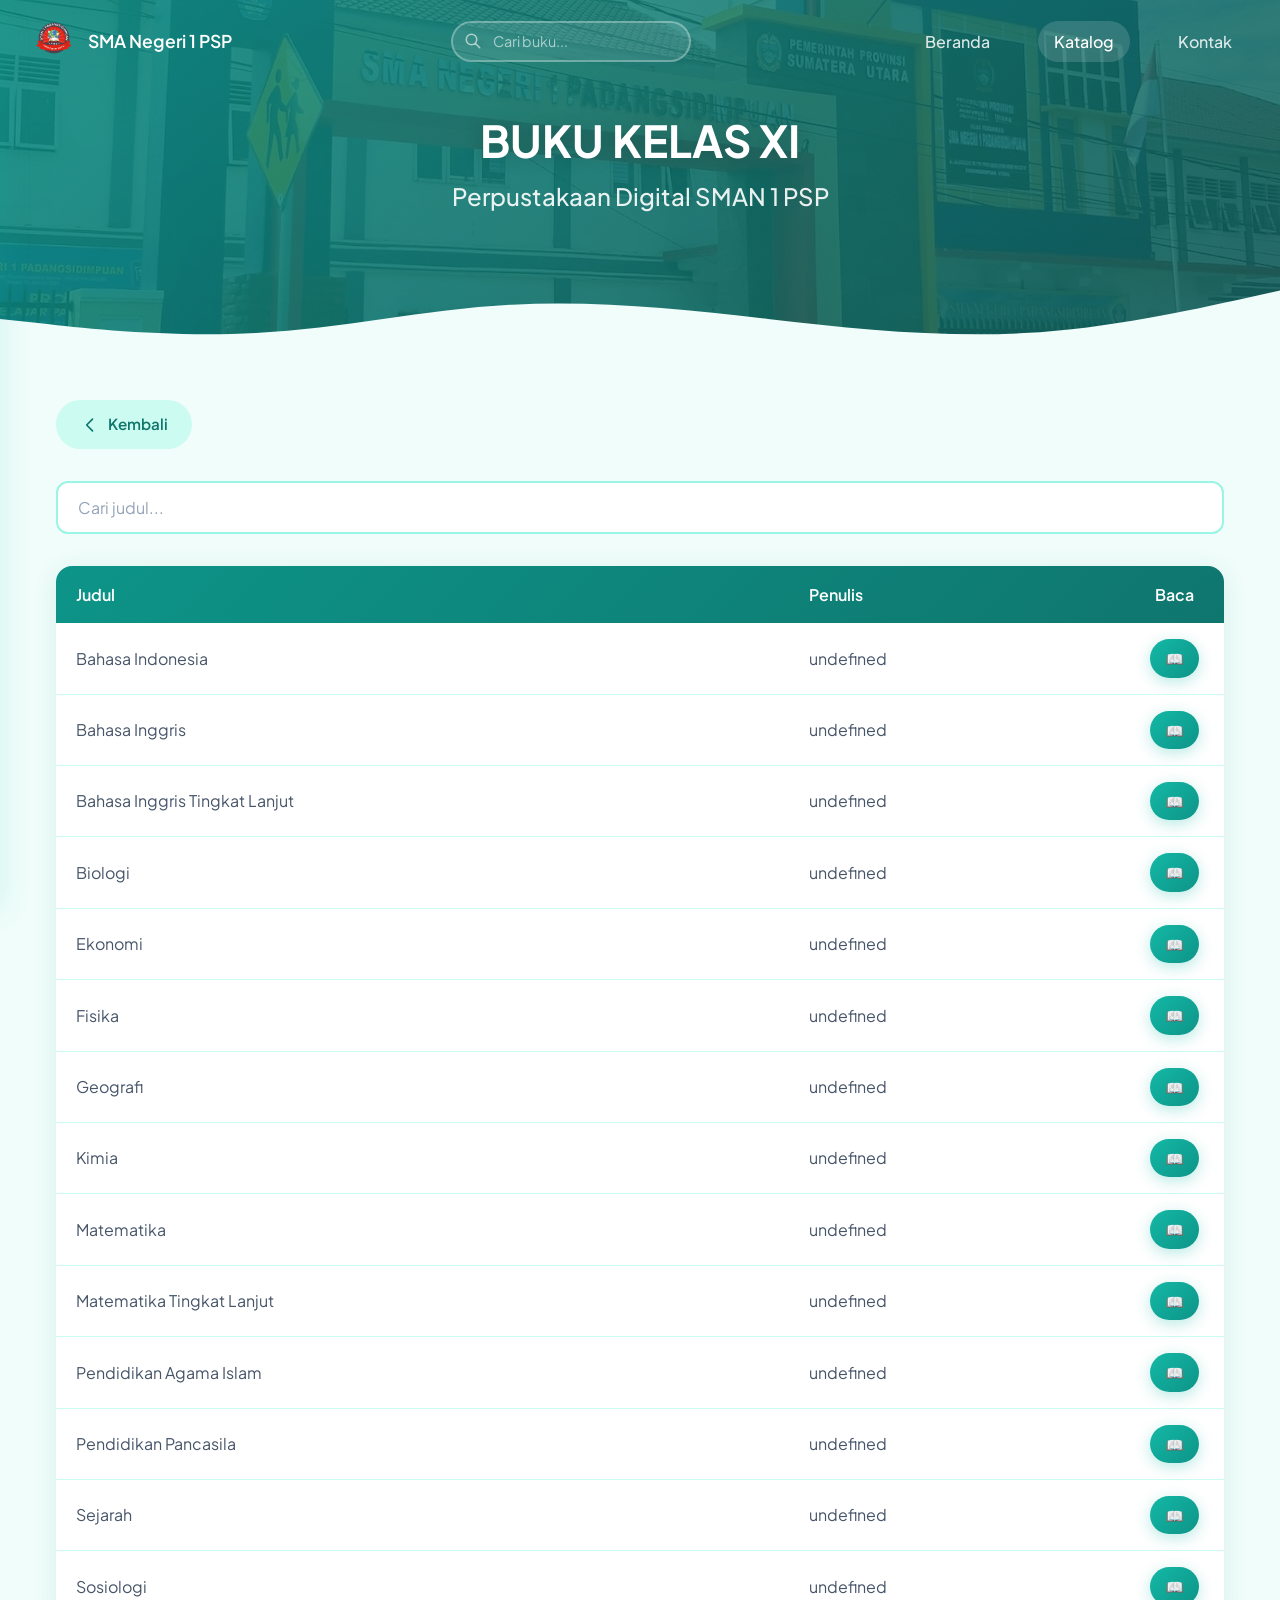
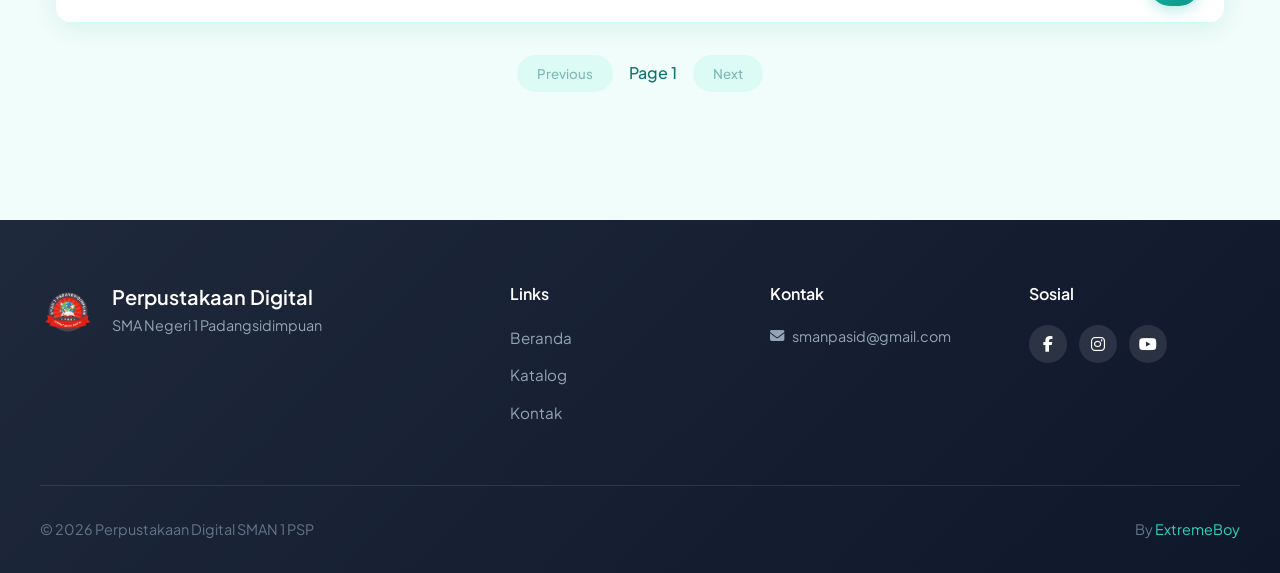
<file: katalog/kelas-xi/index.html>
<!DOCTYPE html>
<html lang="id">
<head>
    <meta charset="UTF-8">
    <meta name="viewport" content="width=device-width, initial-scale=1.0">
    <title>Perpustakaan Digital SMAN 1 PSP | Buku Kelas XI</title>
    <link rel="icon" href="/images/PERPUS.png" type="image/png">
    <link rel="stylesheet" href="/styles.css">
    <link rel="stylesheet" href="https://cdnjs.cloudflare.com/ajax/libs/font-awesome/6.4.0/css/all.min.css">
</head>
<body>
    <header id="navbar" class="navbar navbar-transparent">
        <div class="navbar-brand">
            <button id="sidebarToggle" class="navbar-toggle"><svg width="24" height="24" fill="none" stroke="currentColor" viewBox="0 0 24 24"><path stroke-linecap="round" stroke-linejoin="round" stroke-width="2" d="M4 6h16M4 12h16m-7 6h7"></path></svg></button>
            <a href="/"><img src="/images/PERPUS.png" alt="Logo"></a>
            <span>SMA Negeri 1 PSP</span>
        </div>
        <div id="search-container" class="navbar-search">
            <input id="search-input" type="text" placeholder="Cari buku...">
            <svg class="search-icon" width="18" height="18" fill="none" stroke="currentColor" viewBox="0 0 24 24"><path stroke-linecap="round" stroke-linejoin="round" stroke-width="2" d="M21 21l-6-6m2-5a7 7 0 11-14 0 7 7 0 0114 0z"></path></svg>
            <div id="search-results" class="search-results hidden"></div>
        </div>
        <nav class="navbar-nav"><a href="/">Beranda</a><a href="/katalog/" class="active">Katalog</a><a href="/kontak/">Kontak</a></nav>
    </header>
    <aside id="sidebar" class="sidebar"><div class="sidebar-header"><h3>Menu</h3><button id="close-sidebar" class="sidebar-close"><svg width="24" height="24" fill="none" stroke="currentColor" viewBox="0 0 24 24"><path stroke-linecap="round" stroke-linejoin="round" stroke-width="2" d="M6 18L18 6M6 6l12 12"></path></svg></button></div><nav class="sidebar-nav"><a href="/">Beranda</a><a href="/katalog/" class="active">Katalog</a><a href="/kontak/">Kontak</a></nav></aside>
    <div id="overlay" class="overlay"></div>
    <section class="hero" style="min-height:300px"><div class="hero-background"><img src="/images/smansa.jpeg" alt="SMAN 1 PSP"></div><div class="hero-content"><h1>BUKU KELAS XI</h1><h2>Perpustakaan Digital SMAN 1 PSP</h2></div><div class="hero-wave"><svg xmlns="http://www.w3.org/2000/svg" viewBox="0 0 1440 120" preserveAspectRatio="none"><path fill="#f0fdfa" d="M0,64L48,69.3C96,75,192,85,288,80C384,75,480,53,576,48C672,43,768,53,864,64C960,75,1056,85,1152,80C1248,75,1344,53,1392,42.7L1440,32L1440,120L0,120Z"></path></svg></div></section>
    <main class="section" style="padding-top:2rem"><div class="container">
        <a href="/katalog/" class="btn btn-secondary mb-4"><svg width="20" height="20" fill="none" stroke="currentColor" viewBox="0 0 24 24"><path stroke-linecap="round" stroke-linejoin="round" stroke-width="2" d="M15 19l-7-7 7-7"></path></svg>Kembali</a>
        <div class="mb-4"><input type="text" id="searchInput" placeholder="Cari judul..." class="form-input"></div>
        <div class="table-wrapper"><table><thead><tr><th>Judul</th><th>Penulis</th><th style="width:100px;text-align:center">Baca</th></tr></thead><tbody id="bookTable"></tbody></table></div>
        <div class="pagination"><button id="previous-page">Previous</button><span id="page-info">Page 1</span><button id="next-page">Next</button></div>
    </div></main>
    <footer class="footer"><div class="footer-content"><div class="footer-brand"><img src="/images/PERPUS.png" alt="Logo"><div class="footer-brand-text"><h3>Perpustakaan Digital</h3><p>SMA Negeri 1 Padangsidimpuan</p></div></div><div class="footer-section"><h4>Links</h4><ul class="footer-links"><li><a href="/">Beranda</a></li><li><a href="/katalog/">Katalog</a></li><li><a href="/kontak/">Kontak</a></li></ul></div><div class="footer-section"><h4>Kontak</h4><div class="footer-contact"><p><i class="fas fa-envelope"></i> smanpasid@gmail.com</p></div></div><div class="footer-section"><h4>Sosial</h4><div class="footer-social"><a href="https://facebook.com/profile.php?id=100073554588913" target="_blank"><i class="fab fa-facebook-f"></i></a><a href="https://instagram.com/sman1psp" target="_blank"><i class="fab fa-instagram"></i></a><a href="https://youtube.com/@smanegeri1padangsidimpuan759" target="_blank"><i class="fab fa-youtube"></i></a></div></div></div><div class="footer-bottom"><p>&copy; 2026 Perpustakaan Digital SMAN 1 PSP</p><p>By <a href="https://github.com/ExtremeBoyGG" target="_blank">ExtremeBoy</a></p></div></footer>
    <script>
        const si=document.getElementById('searchInput'),tb=document.getElementById('bookTable'),pb=document.getElementById('previous-page'),nb=document.getElementById('next-page'),pi=document.getElementById('page-info');
        const bpp=20;let cp=1,books=[];
        function eid(u){const m=u.match(/\/file\/d\/(.*?)\/preview/);return m?m[1]:null;}
        function db(fb=books){tb.innerHTML='';const s=(cp-1)*bpp,e=s+bpp;fb.slice(s,e).forEach(b=>{const r=document.createElement('tr');r.innerHTML=`<td>${b.title}</td><td>${b.author}</td><td style="text-align:center"><a href="/baca.html?id=${eid(b.pdf)}" target="_blank" class="btn btn-primary" style="padding:.5rem 1rem;font-size:.875rem">📖</a></td>`;tb.appendChild(r);});pi.textContent=`Page ${cp}`;pb.disabled=cp===1;nb.disabled=e>=fb.length;}
        function sb(){const t=si.value.trim().toLowerCase();if(!t){cp=1;db();return;}const f=books.filter(b=>b.title.toLowerCase().includes(t)||b.author.toLowerCase().includes(t));cp=1;db(f);}
        nb.addEventListener('click',()=>{const t=si.value.trim().toLowerCase();const f=t?books.filter(b=>b.title.toLowerCase().includes(t)||b.author.toLowerCase().includes(t)):books;if(cp*bpp<f.length){cp++;db(f);}});
        pb.addEventListener('click',()=>{if(cp>1){cp--;const t=si.value.trim().toLowerCase();const f=t?books.filter(b=>b.title.toLowerCase().includes(t)||b.author.toLowerCase().includes(t)):books;db(f);}});
        si.addEventListener('input',sb);
        fetch('/katalog/kelas-xi/books.json').then(r=>r.json()).then(d=>{books=d;db();}).catch(e=>console.error(e));
    </script>
    <script src="/script.js"></script>
</body>
</html>
</file>
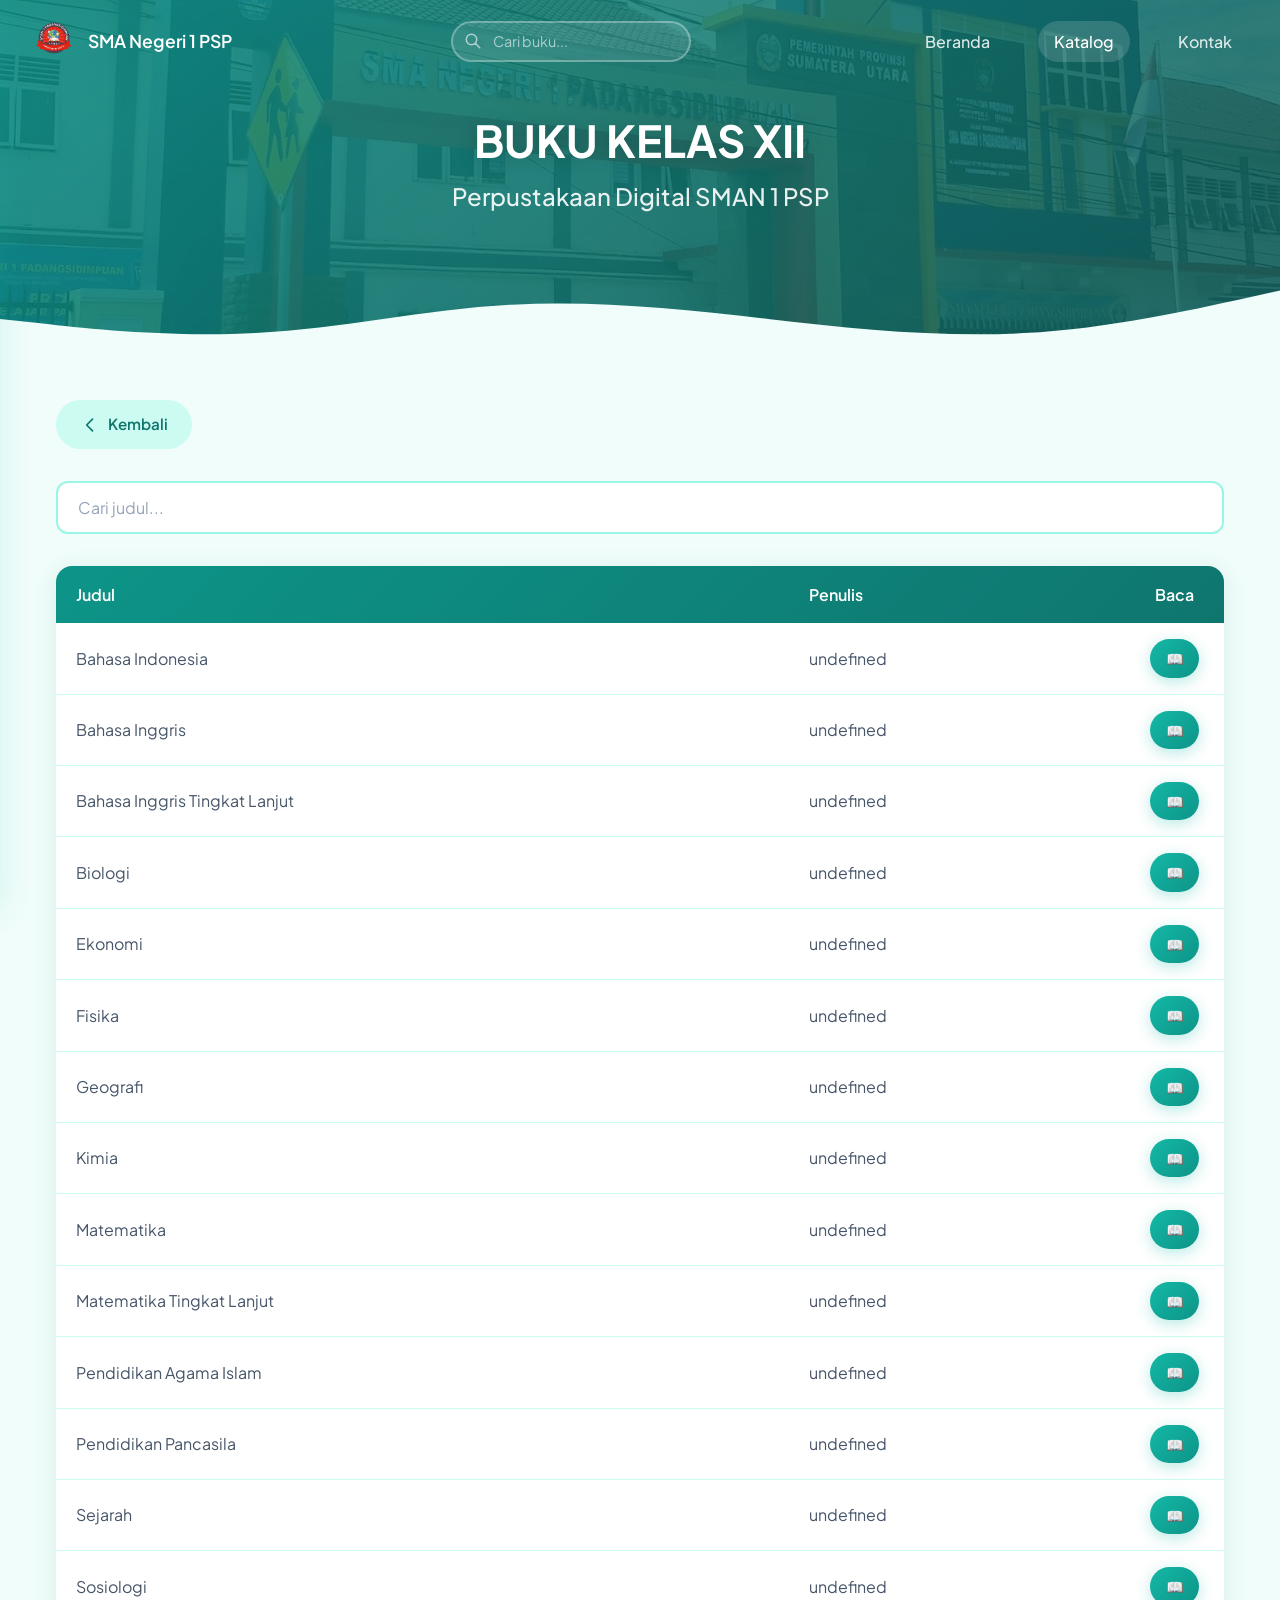
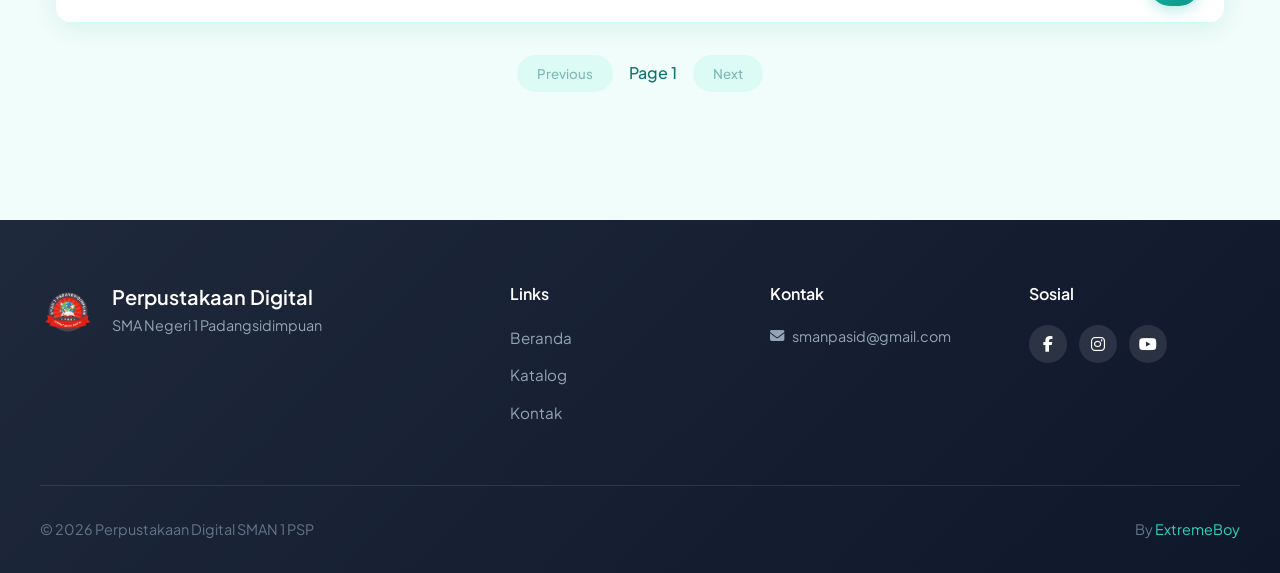
<file: katalog/kelas-xii/index.html>
<!DOCTYPE html>
<html lang="id">
<head>
    <meta charset="UTF-8">
    <meta name="viewport" content="width=device-width, initial-scale=1.0">
    <title>Perpustakaan Digital SMAN 1 PSP | Buku Kelas XII</title>
    <link rel="icon" href="/images/PERPUS.png" type="image/png">
    <link rel="stylesheet" href="/styles.css">
    <link rel="stylesheet" href="https://cdnjs.cloudflare.com/ajax/libs/font-awesome/6.4.0/css/all.min.css">
</head>
<body>
    <header id="navbar" class="navbar navbar-transparent">
        <div class="navbar-brand">
            <button id="sidebarToggle" class="navbar-toggle"><svg width="24" height="24" fill="none" stroke="currentColor" viewBox="0 0 24 24"><path stroke-linecap="round" stroke-linejoin="round" stroke-width="2" d="M4 6h16M4 12h16m-7 6h7"></path></svg></button>
            <a href="/"><img src="/images/PERPUS.png" alt="Logo"></a>
            <span>SMA Negeri 1 PSP</span>
        </div>
        <div id="search-container" class="navbar-search">
            <input id="search-input" type="text" placeholder="Cari buku...">
            <svg class="search-icon" width="18" height="18" fill="none" stroke="currentColor" viewBox="0 0 24 24"><path stroke-linecap="round" stroke-linejoin="round" stroke-width="2" d="M21 21l-6-6m2-5a7 7 0 11-14 0 7 7 0 0114 0z"></path></svg>
            <div id="search-results" class="search-results hidden"></div>
        </div>
        <nav class="navbar-nav"><a href="/">Beranda</a><a href="/katalog/" class="active">Katalog</a><a href="/kontak/">Kontak</a></nav>
    </header>
    <aside id="sidebar" class="sidebar"><div class="sidebar-header"><h3>Menu</h3><button id="close-sidebar" class="sidebar-close"><svg width="24" height="24" fill="none" stroke="currentColor" viewBox="0 0 24 24"><path stroke-linecap="round" stroke-linejoin="round" stroke-width="2" d="M6 18L18 6M6 6l12 12"></path></svg></button></div><nav class="sidebar-nav"><a href="/">Beranda</a><a href="/katalog/" class="active">Katalog</a><a href="/kontak/">Kontak</a></nav></aside>
    <div id="overlay" class="overlay"></div>
    <section class="hero" style="min-height:300px"><div class="hero-background"><img src="/images/smansa.jpeg" alt="SMAN 1 PSP"></div><div class="hero-content"><h1>BUKU KELAS XII</h1><h2>Perpustakaan Digital SMAN 1 PSP</h2></div><div class="hero-wave"><svg xmlns="http://www.w3.org/2000/svg" viewBox="0 0 1440 120" preserveAspectRatio="none"><path fill="#f0fdfa" d="M0,64L48,69.3C96,75,192,85,288,80C384,75,480,53,576,48C672,43,768,53,864,64C960,75,1056,85,1152,80C1248,75,1344,53,1392,42.7L1440,32L1440,120L0,120Z"></path></svg></div></section>
    <main class="section" style="padding-top:2rem"><div class="container">
        <a href="/katalog/" class="btn btn-secondary mb-4"><svg width="20" height="20" fill="none" stroke="currentColor" viewBox="0 0 24 24"><path stroke-linecap="round" stroke-linejoin="round" stroke-width="2" d="M15 19l-7-7 7-7"></path></svg>Kembali</a>
        <div class="mb-4"><input type="text" id="searchInput" placeholder="Cari judul..." class="form-input"></div>
        <div class="table-wrapper"><table><thead><tr><th>Judul</th><th>Penulis</th><th style="width:100px;text-align:center">Baca</th></tr></thead><tbody id="bookTable"></tbody></table></div>
        <div class="pagination"><button id="previous-page">Previous</button><span id="page-info">Page 1</span><button id="next-page">Next</button></div>
    </div></main>
    <footer class="footer"><div class="footer-content"><div class="footer-brand"><img src="/images/PERPUS.png" alt="Logo"><div class="footer-brand-text"><h3>Perpustakaan Digital</h3><p>SMA Negeri 1 Padangsidimpuan</p></div></div><div class="footer-section"><h4>Links</h4><ul class="footer-links"><li><a href="/">Beranda</a></li><li><a href="/katalog/">Katalog</a></li><li><a href="/kontak/">Kontak</a></li></ul></div><div class="footer-section"><h4>Kontak</h4><div class="footer-contact"><p><i class="fas fa-envelope"></i> smanpasid@gmail.com</p></div></div><div class="footer-section"><h4>Sosial</h4><div class="footer-social"><a href="https://facebook.com/profile.php?id=100073554588913" target="_blank"><i class="fab fa-facebook-f"></i></a><a href="https://instagram.com/sman1psp" target="_blank"><i class="fab fa-instagram"></i></a><a href="https://youtube.com/@smanegeri1padangsidimpuan759" target="_blank"><i class="fab fa-youtube"></i></a></div></div></div><div class="footer-bottom"><p>&copy; 2026 Perpustakaan Digital SMAN 1 PSP</p><p>By <a href="https://github.com/ExtremeBoyGG" target="_blank">ExtremeBoy</a></p></div></footer>
    <script>
        const si=document.getElementById('searchInput'),tb=document.getElementById('bookTable'),pb=document.getElementById('previous-page'),nb=document.getElementById('next-page'),pi=document.getElementById('page-info');
        const bpp=20;let cp=1,books=[];
        function eid(u){const m=u.match(/\/file\/d\/(.*?)\/preview/);return m?m[1]:null;}
        function db(fb=books){tb.innerHTML='';const s=(cp-1)*bpp,e=s+bpp;fb.slice(s,e).forEach(b=>{const r=document.createElement('tr');r.innerHTML=`<td>${b.title}</td><td>${b.author}</td><td style="text-align:center"><a href="/baca.html?id=${eid(b.pdf)}" target="_blank" class="btn btn-primary" style="padding:.5rem 1rem;font-size:.875rem">📖</a></td>`;tb.appendChild(r);});pi.textContent=`Page ${cp}`;pb.disabled=cp===1;nb.disabled=e>=fb.length;}
        function sb(){const t=si.value.trim().toLowerCase();if(!t){cp=1;db();return;}const f=books.filter(b=>b.title.toLowerCase().includes(t)||b.author.toLowerCase().includes(t));cp=1;db(f);}
        nb.addEventListener('click',()=>{const t=si.value.trim().toLowerCase();const f=t?books.filter(b=>b.title.toLowerCase().includes(t)||b.author.toLowerCase().includes(t)):books;if(cp*bpp<f.length){cp++;db(f);}});
        pb.addEventListener('click',()=>{if(cp>1){cp--;const t=si.value.trim().toLowerCase();const f=t?books.filter(b=>b.title.toLowerCase().includes(t)||b.author.toLowerCase().includes(t)):books;db(f);}});
        si.addEventListener('input',sb);
        fetch('/katalog/kelas-xii/books.json').then(r=>r.json()).then(d=>{books=d;db();}).catch(e=>console.error(e));
    </script>
    <script src="/script.js"></script>
</body>
</html>
</file>
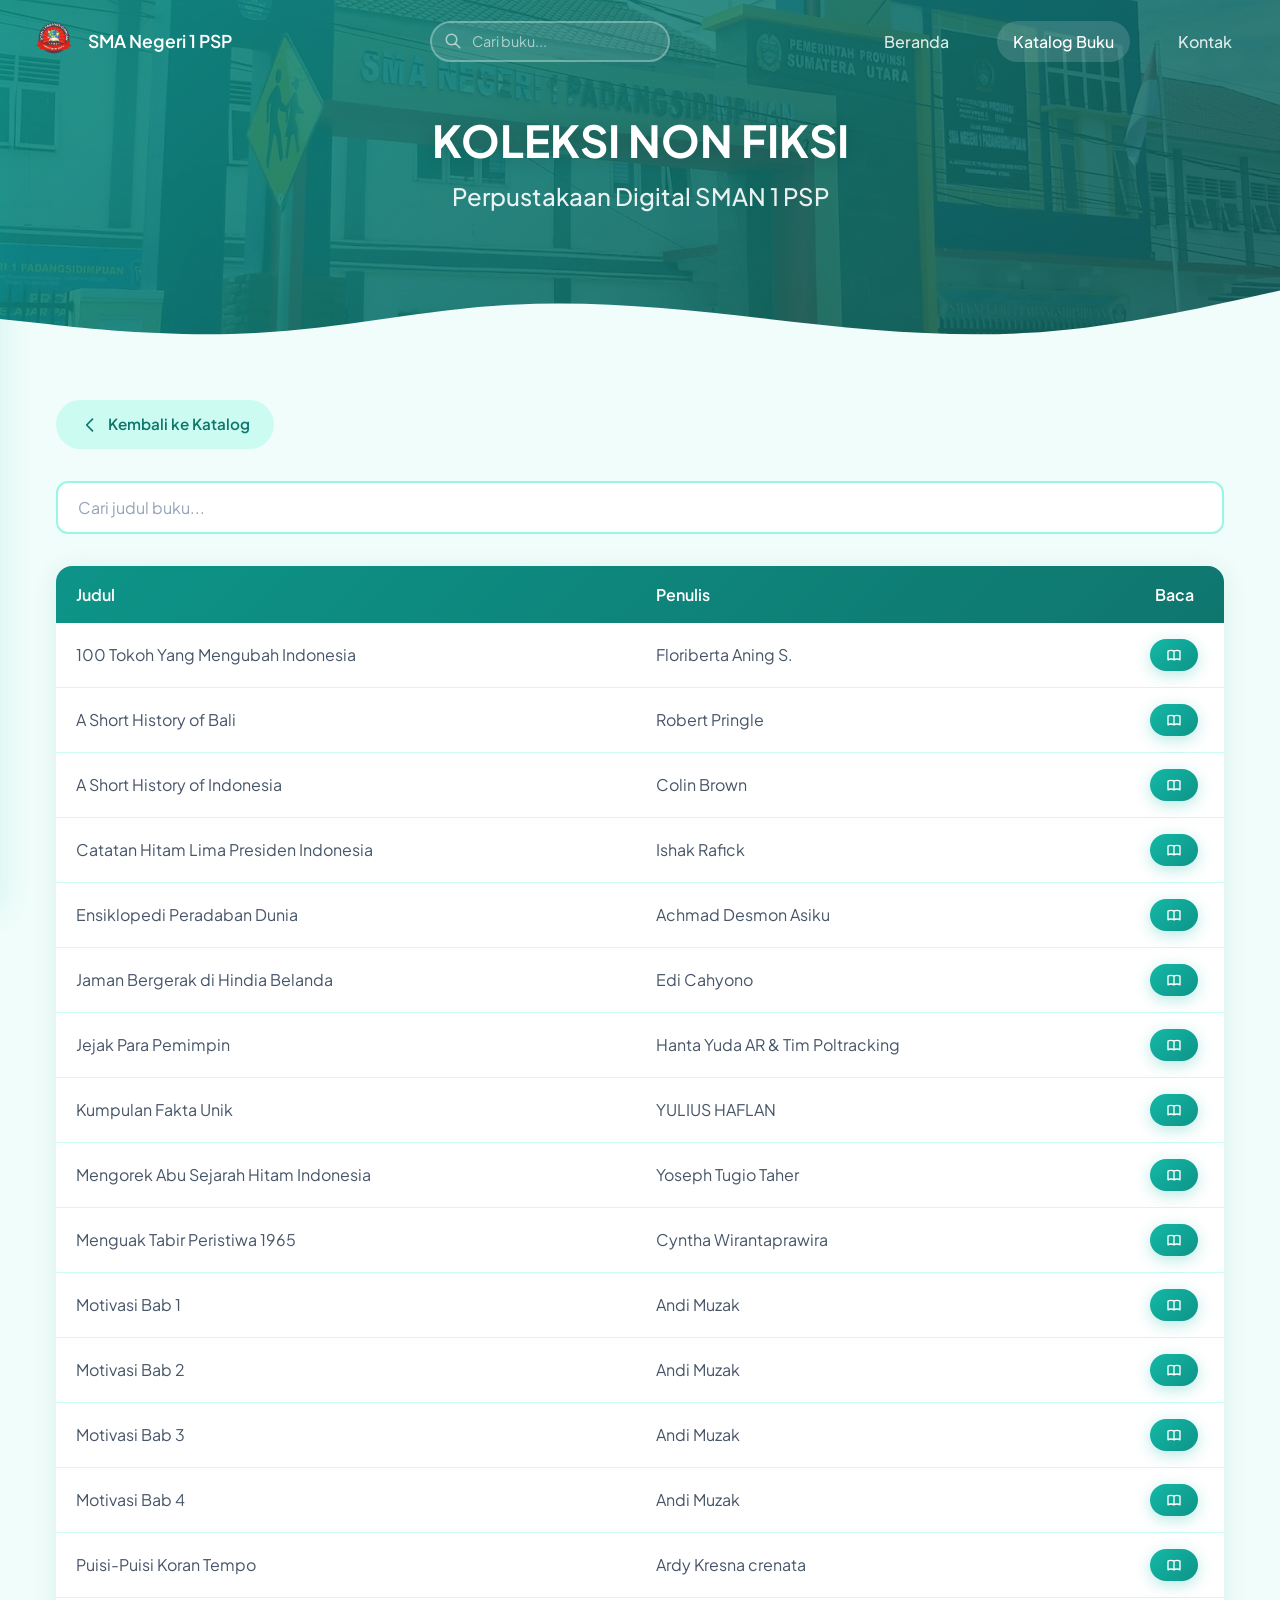
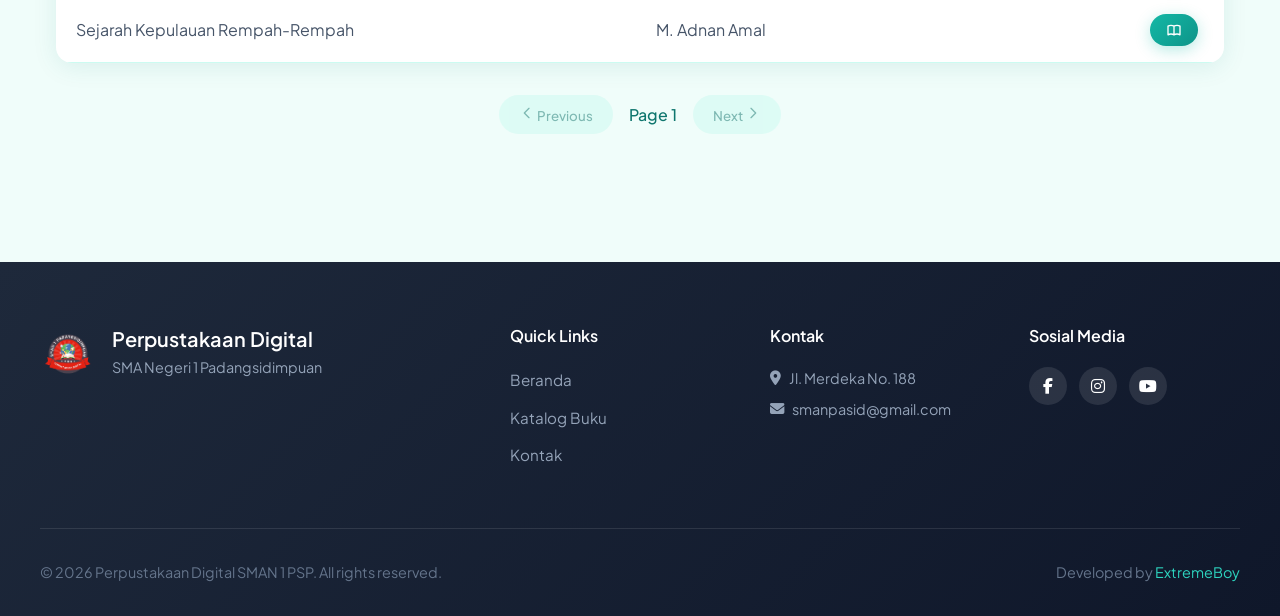
<file: katalog/non-fiksi/index.html>
<!DOCTYPE html>
<html lang="id">
<head>
    <meta charset="UTF-8">
    <meta name="viewport" content="width=device-width, initial-scale=1.0">
    <title>Perpustakaan Digital SMAN 1 PSP | Buku Non Fiksi</title>
    <link rel="icon" href="/images/PERPUS.png" type="image/png">
    <meta name="description" content="Koleksi Buku Non Fiksi Perpustakaan Digital SMA Negeri 1 Padangsidimpuan">
    <meta property="og:description" content="Buku Non Fiksi Perpustakaan Digital SMA NEGERI 1 PADANGSIDIMPUAN">
    
    <link rel="stylesheet" href="/styles.css">
    <link rel="stylesheet" href="https://cdnjs.cloudflare.com/ajax/libs/font-awesome/6.4.0/css/all.min.css">
</head>
<body>
    <header id="navbar" class="navbar navbar-transparent">
        <div class="navbar-brand">
            <button id="sidebarToggle" class="navbar-toggle" aria-label="Toggle menu">
                <svg width="24" height="24" fill="none" stroke="currentColor" viewBox="0 0 24 24">
                    <path stroke-linecap="round" stroke-linejoin="round" stroke-width="2" d="M4 6h16M4 12h16m-7 6h7"></path>
                </svg>
            </button>
            <a href="/"><img src="/images/PERPUS.png" alt="Logo Perpustakaan"></a>
            <span>SMA Negeri 1 PSP</span>
        </div>
        <div id="search-container" class="navbar-search">
            <input id="search-input" type="text" placeholder="Cari buku...">
            <svg class="search-icon" width="18" height="18" fill="none" stroke="currentColor" viewBox="0 0 24 24">
                <path stroke-linecap="round" stroke-linejoin="round" stroke-width="2" d="M21 21l-6-6m2-5a7 7 0 11-14 0 7 7 0 0114 0z"></path>
            </svg>
            <div id="search-results" class="search-results hidden"></div>
        </div>
        <nav class="navbar-nav">
            <a href="/">Beranda</a>
            <a href="/katalog/" class="active">Katalog Buku</a>
            <a href="/kontak/">Kontak</a>
        </nav>
    </header>

    <aside id="sidebar" class="sidebar">
        <div class="sidebar-header">
            <h3>Menu</h3>
            <button id="close-sidebar" class="sidebar-close" aria-label="Close menu">
                <svg width="24" height="24" fill="none" stroke="currentColor" viewBox="0 0 24 24">
                    <path stroke-linecap="round" stroke-linejoin="round" stroke-width="2" d="M6 18L18 6M6 6l12 12"></path>
                </svg>
            </button>
        </div>
        <nav class="sidebar-nav">
            <a href="/">Beranda</a>
            <a href="/katalog/" class="active">Katalog Buku</a>
            <a href="/kontak/">Kontak</a>
        </nav>
    </aside>
    <div id="overlay" class="overlay"></div>

    <section class="hero" style="min-height: 300px;">
        <div class="hero-background">
            <img src="/images/smansa.jpeg" alt="SMA Negeri 1 Padangsidimpuan">
        </div>
        <div class="hero-content">
            <h1>KOLEKSI NON FIKSI</h1>
            <h2>Perpustakaan Digital SMAN 1 PSP</h2>
        </div>
        <div class="hero-wave">
            <svg xmlns="http://www.w3.org/2000/svg" viewBox="0 0 1440 120" preserveAspectRatio="none">
                <path fill="#f0fdfa" d="M0,64L48,69.3C96,75,192,85,288,80C384,75,480,53,576,48C672,43,768,53,864,64C960,75,1056,85,1152,80C1248,75,1344,53,1392,42.7L1440,32L1440,120L1392,120C1344,120,1248,120,1152,120C1056,120,960,120,864,120C768,120,672,120,576,120C480,120,384,120,288,120C192,120,96,120,48,120L0,120Z"></path>
            </svg>
        </div>
    </section>

    <main class="section" style="padding-top: 2rem;">
        <div class="container">
            <a href="/katalog/" class="btn btn-secondary mb-4">
                <svg width="20" height="20" fill="none" stroke="currentColor" viewBox="0 0 24 24">
                    <path stroke-linecap="round" stroke-linejoin="round" stroke-width="2" d="M15 19l-7-7 7-7"></path>
                </svg>
                Kembali ke Katalog
            </a>
            <div class="mb-4">
                <input type="text" id="searchInput" placeholder="Cari judul buku..." class="form-input">
            </div>
            <div class="table-wrapper">
                <table>
                    <thead>
                        <tr>
                            <th>Judul</th>
                            <th>Penulis</th>
                            <th style="width: 100px; text-align: center;">Baca</th>
                        </tr>
                    </thead>
                    <tbody id="bookTable"></tbody>
                </table>
            </div>
            <div class="pagination">
                <button id="previous-page"><svg width="16" height="16" fill="none" stroke="currentColor" viewBox="0 0 24 24"><path stroke-linecap="round" stroke-linejoin="round" stroke-width="2" d="M15 19l-7-7 7-7"></path></svg> Previous</button>
                <span id="page-info">Page 1</span>
                <button id="next-page">Next <svg width="16" height="16" fill="none" stroke="currentColor" viewBox="0 0 24 24"><path stroke-linecap="round" stroke-linejoin="round" stroke-width="2" d="M9 5l7 7-7 7"></path></svg></button>
            </div>
        </div>
    </main>

    <footer class="footer">
        <div class="footer-content">
            <div class="footer-brand">
                <img src="/images/PERPUS.png" alt="Logo Perpustakaan">
                <div class="footer-brand-text">
                    <h3>Perpustakaan Digital</h3>
                    <p>SMA Negeri 1 Padangsidimpuan</p>
                </div>
            </div>
            <div class="footer-section">
                <h4>Quick Links</h4>
                <ul class="footer-links">
                    <li><a href="/">Beranda</a></li>
                    <li><a href="/katalog/">Katalog Buku</a></li>
                    <li><a href="/kontak/">Kontak</a></li>
                </ul>
            </div>
            <div class="footer-section">
                <h4>Kontak</h4>
                <div class="footer-contact">
                    <p><i class="fas fa-map-marker-alt"></i> Jl. Merdeka No. 188</p>
                    <p><i class="fas fa-envelope"></i> smanpasid@gmail.com</p>
                </div>
            </div>
            <div class="footer-section">
                <h4>Sosial Media</h4>
                <div class="footer-social">
                    <a href="https://www.facebook.com/profile.php?id=100073554588913" target="_blank"><i class="fab fa-facebook-f"></i></a>
                    <a href="https://instagram.com/sman1psp" target="_blank"><i class="fab fa-instagram"></i></a>
                    <a href="https://youtube.com/@smanegeri1padangsidimpuan759" target="_blank"><i class="fab fa-youtube"></i></a>
                </div>
            </div>
        </div>
        <div class="footer-bottom">
            <p>&copy; 2026 Perpustakaan Digital SMAN 1 PSP. All rights reserved.</p>
            <p>Developed by <a href="https://github.com/ExtremeBoyGG" target="_blank">ExtremeBoy</a></p>
        </div>
    </footer>

    <script>
        const searchInputs = document.getElementById('searchInput');
        const booksTableBody = document.getElementById('bookTable');
        const previousPageButton = document.getElementById('previous-page');
        const nextPageButton = document.getElementById('next-page');
        const pageInfo = document.getElementById('page-info');
        const booksPerPage = 20;
        let currentPage = 1;
        let books = [];

        function extractFileId(url) {
            const regex = /\/file\/d\/(.*?)\/preview/;
            const match = url.match(regex);
            return match ? match[1] : null;
        }

        function displayBooks(filteredBooks = books) {
            booksTableBody.innerHTML = '';
            const startIndex = (currentPage - 1) * booksPerPage;
            const endIndex = startIndex + booksPerPage;
            const booksToDisplay = filteredBooks.slice(startIndex, endIndex);
            booksToDisplay.forEach(book => {
                const fileId = extractFileId(book.pdf);
                const row = document.createElement('tr');
                row.innerHTML = `<td>${book.title}</td><td>${book.author}</td><td style="text-align: center;"><a href="/baca.html?id=${fileId}" target="_blank" class="btn btn-primary" style="padding: 0.5rem 1rem; font-size: 0.875rem;"><svg width="16" height="16" fill="none" stroke="currentColor" viewBox="0 0 24 24"><path stroke-linecap="round" stroke-linejoin="round" stroke-width="2" d="M12 6.253v13m0-13C10.832 5.477 9.246 5 7.5 5S4.168 5.477 3 6.253v13C4.168 18.477 5.754 18 7.5 18s3.332.477 4.5 1.253m0-13C13.168 5.477 14.754 5 16.5 5c1.747 0 3.332.477 4.5 1.253v13C19.832 18.477 18.247 18 16.5 18c-1.746 0-3.332.477-4.5 1.253"></path></svg></a></td>`;
                booksTableBody.appendChild(row);
            });
            pageInfo.textContent = `Page ${currentPage}`;
            previousPageButton.disabled = currentPage === 1;
            nextPageButton.disabled = endIndex >= filteredBooks.length;
        }

        function searchBooks() {
            const searchTerm = searchInputs.value.trim().toLowerCase();
            if (searchTerm === '') { currentPage = 1; displayBooks(books); return; }
            const filteredBooks = books.filter(book => book.title.toLowerCase().includes(searchTerm) || book.author.toLowerCase().includes(searchTerm));
            currentPage = 1;
            displayBooks(filteredBooks);
        }

        function nextPage() {
            const searchTerm = searchInputs.value.trim().toLowerCase();
            const filteredBooks = searchTerm ? books.filter(book => book.title.toLowerCase().includes(searchTerm) || book.author.toLowerCase().includes(searchTerm)) : books;
            if ((currentPage * booksPerPage) < filteredBooks.length) { currentPage++; displayBooks(filteredBooks); }
        }

        function previousPage() {
            if (currentPage > 1) {
                currentPage--;
                const searchTerm = searchInputs.value.trim().toLowerCase();
                const filteredBooks = searchTerm ? books.filter(book => book.title.toLowerCase().includes(searchTerm) || book.author.toLowerCase().includes(searchTerm)) : books;
                displayBooks(filteredBooks);
            }
        }

        nextPageButton.addEventListener('click', nextPage);
        previousPageButton.addEventListener('click', previousPage);
        searchInputs.addEventListener('input', searchBooks);

        fetch('/katalog/non-fiksi/books.json')
            .then(response => response.json())
            .then(data => { books = data; displayBooks(); })
            .catch(error => console.error('Error fetching books:', error));
    </script>
    <script src="/script.js"></script>
</body>
</html>
</file>
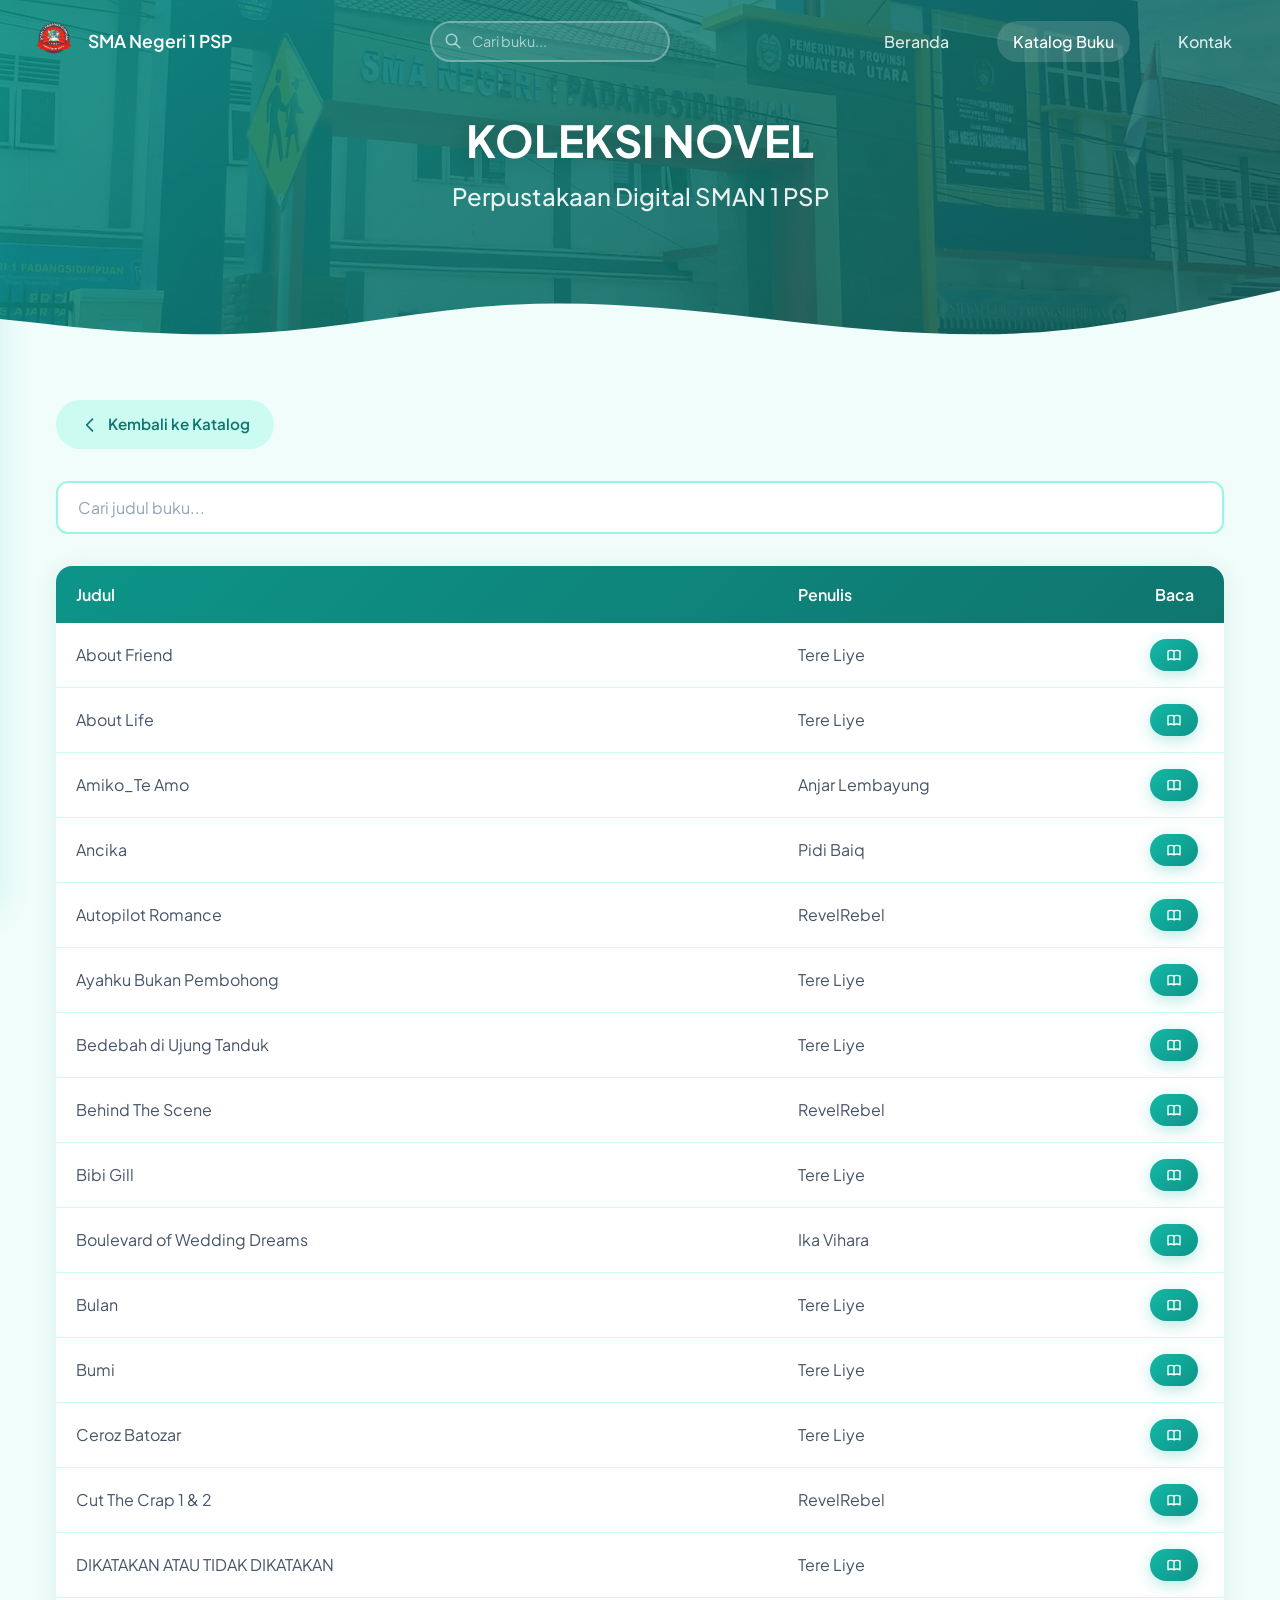
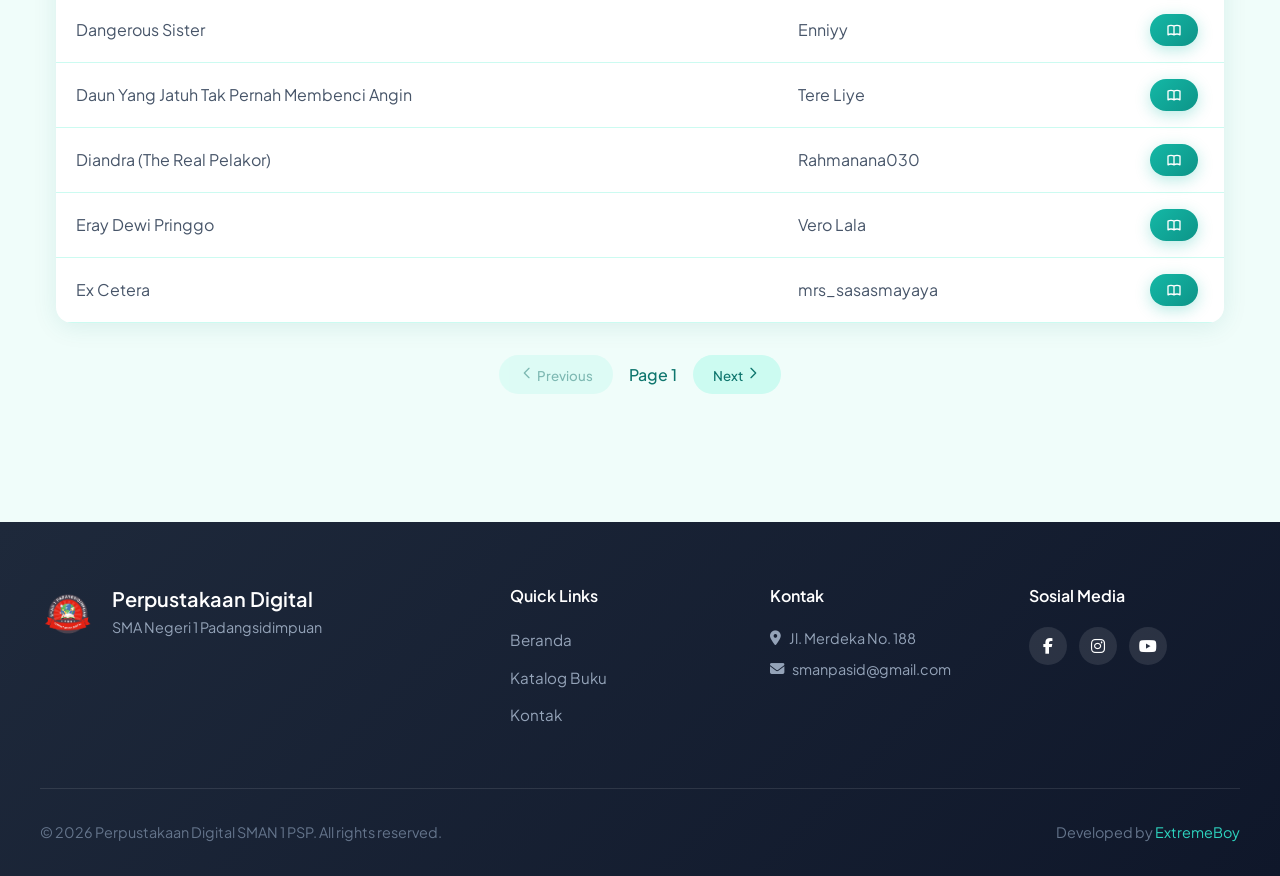
<file: katalog/novel/index.html>
<!DOCTYPE html>
<html lang="id">
<head>
    <meta charset="UTF-8">
    <meta name="viewport" content="width=device-width, initial-scale=1.0">
    <title>Perpustakaan Digital SMAN 1 PSP | Buku Novel</title>
    <link rel="icon" href="/images/PERPUS.png" type="image/png">
    <meta name="description" content="Koleksi Buku Novel Perpustakaan Digital SMA Negeri 1 Padangsidimpuan">
    <meta property="og:description" content="Buku Novel Perpustakaan Digital SMA NEGERI 1 PADANGSIDIMPUAN">
    
    <!-- Styles -->
    <link rel="stylesheet" href="/styles.css">
    <link rel="stylesheet" href="https://cdnjs.cloudflare.com/ajax/libs/font-awesome/6.4.0/css/all.min.css">
</head>
<body>
    <!-- Navbar -->
    <header id="navbar" class="navbar navbar-transparent">
        <div class="navbar-brand">
            <button id="sidebarToggle" class="navbar-toggle" aria-label="Toggle menu">
                <svg width="24" height="24" fill="none" stroke="currentColor" viewBox="0 0 24 24">
                    <path stroke-linecap="round" stroke-linejoin="round" stroke-width="2" d="M4 6h16M4 12h16m-7 6h7"></path>
                </svg>
            </button>
            <a href="/">
                <img src="/images/PERPUS.png" alt="Logo Perpustakaan">
            </a>
            <span>SMA Negeri 1 PSP</span>
        </div>

        <!-- Search -->
        <div id="search-container" class="navbar-search">
            <input id="search-input" type="text" placeholder="Cari buku...">
            <svg class="search-icon" width="18" height="18" fill="none" stroke="currentColor" viewBox="0 0 24 24">
                <path stroke-linecap="round" stroke-linejoin="round" stroke-width="2" d="M21 21l-6-6m2-5a7 7 0 11-14 0 7 7 0 0114 0z"></path>
            </svg>
            <div id="search-results" class="search-results hidden"></div>
        </div>

        <!-- Desktop Nav -->
        <nav class="navbar-nav">
            <a href="/">Beranda</a>
            <a href="/katalog/" class="active">Katalog Buku</a>
            <a href="/kontak/">Kontak</a>
        </nav>
    </header>

    <!-- Mobile Sidebar -->
    <aside id="sidebar" class="sidebar">
        <div class="sidebar-header">
            <h3>Menu</h3>
            <button id="close-sidebar" class="sidebar-close" aria-label="Close menu">
                <svg width="24" height="24" fill="none" stroke="currentColor" viewBox="0 0 24 24">
                    <path stroke-linecap="round" stroke-linejoin="round" stroke-width="2" d="M6 18L18 6M6 6l12 12"></path>
                </svg>
            </button>
        </div>
        <nav class="sidebar-nav">
            <a href="/">Beranda</a>
            <a href="/katalog/" class="active">Katalog Buku</a>
            <a href="/kontak/">Kontak</a>
        </nav>
    </aside>
    <div id="overlay" class="overlay"></div>

    <!-- Hero Section -->
    <section class="hero" style="min-height: 300px;">
        <div class="hero-background">
            <img src="/images/smansa.jpeg" alt="SMA Negeri 1 Padangsidimpuan">
        </div>
        <div class="hero-content">
            <h1>KOLEKSI NOVEL</h1>
            <h2>Perpustakaan Digital SMAN 1 PSP</h2>
        </div>
        <div class="hero-wave">
            <svg xmlns="http://www.w3.org/2000/svg" viewBox="0 0 1440 120" preserveAspectRatio="none">
                <path fill="#f0fdfa" d="M0,64L48,69.3C96,75,192,85,288,80C384,75,480,53,576,48C672,43,768,53,864,64C960,75,1056,85,1152,80C1248,75,1344,53,1392,42.7L1440,32L1440,120L1392,120C1344,120,1248,120,1152,120C1056,120,960,120,864,120C768,120,672,120,576,120C480,120,384,120,288,120C192,120,96,120,48,120L0,120Z"></path>
            </svg>
        </div>
    </section>

    <!-- Main Content -->
    <main class="section" style="padding-top: 2rem;">
        <div class="container">
            <!-- Back Button -->
            <a href="/katalog/" class="btn btn-secondary mb-4">
                <svg width="20" height="20" fill="none" stroke="currentColor" viewBox="0 0 24 24">
                    <path stroke-linecap="round" stroke-linejoin="round" stroke-width="2" d="M15 19l-7-7 7-7"></path>
                </svg>
                Kembali ke Katalog
            </a>

            <!-- Search -->
            <div class="mb-4">
                <input type="text" id="searchInput" placeholder="Cari judul buku..." class="form-input">
            </div>

            <!-- Book Table -->
            <div class="table-wrapper">
                <table>
                    <thead>
                        <tr>
                            <th>Judul</th>
                            <th>Penulis</th>
                            <th style="width: 100px; text-align: center;">Baca</th>
                        </tr>
                    </thead>
                    <tbody id="bookTable">
                        <!-- Books loaded dynamically -->
                    </tbody>
                </table>
            </div>

            <!-- Pagination -->
            <div class="pagination">
                <button id="previous-page">
                    <svg width="16" height="16" fill="none" stroke="currentColor" viewBox="0 0 24 24">
                        <path stroke-linecap="round" stroke-linejoin="round" stroke-width="2" d="M15 19l-7-7 7-7"></path>
                    </svg>
                    Previous
                </button>
                <span id="page-info">Page 1</span>
                <button id="next-page">
                    Next
                    <svg width="16" height="16" fill="none" stroke="currentColor" viewBox="0 0 24 24">
                        <path stroke-linecap="round" stroke-linejoin="round" stroke-width="2" d="M9 5l7 7-7 7"></path>
                    </svg>
                </button>
            </div>
        </div>
    </main>

    <!-- Footer -->
    <footer class="footer">
        <div class="footer-content">
            <div class="footer-brand">
                <img src="/images/PERPUS.png" alt="Logo Perpustakaan">
                <div class="footer-brand-text">
                    <h3>Perpustakaan Digital</h3>
                    <p>SMA Negeri 1 Padangsidimpuan</p>
                </div>
            </div>

            <div class="footer-section">
                <h4>Quick Links</h4>
                <ul class="footer-links">
                    <li><a href="/">Beranda</a></li>
                    <li><a href="/katalog/">Katalog Buku</a></li>
                    <li><a href="/kontak/">Kontak</a></li>
                </ul>
            </div>

            <div class="footer-section">
                <h4>Kontak</h4>
                <div class="footer-contact">
                    <p><i class="fas fa-map-marker-alt"></i> Jl. Merdeka No. 188</p>
                    <p><i class="fas fa-envelope"></i> smanpasid@gmail.com</p>
                </div>
            </div>

            <div class="footer-section">
                <h4>Sosial Media</h4>
                <div class="footer-social">
                    <a href="https://www.facebook.com/profile.php?id=100073554588913" target="_blank" title="Facebook">
                        <i class="fab fa-facebook-f"></i>
                    </a>
                    <a href="https://instagram.com/sman1psp" target="_blank" title="Instagram">
                        <i class="fab fa-instagram"></i>
                    </a>
                    <a href="https://youtube.com/@smanegeri1padangsidimpuan759" target="_blank" title="YouTube">
                        <i class="fab fa-youtube"></i>
                    </a>
                </div>
            </div>
        </div>

        <div class="footer-bottom">
            <p>&copy; 2026 Perpustakaan Digital SMAN 1 PSP. All rights reserved.</p>
            <p>Developed by <a href="https://github.com/ExtremeBoyGG" target="_blank">ExtremeBoy</a></p>
        </div>
    </footer>

    <script>
        const searchInputs = document.getElementById('searchInput');
        const booksTableBody = document.getElementById('bookTable');
        const previousPageButton = document.getElementById('previous-page');
        const nextPageButton = document.getElementById('next-page');
        const pageInfo = document.getElementById('page-info');

        const booksPerPage = 20;
        let currentPage = 1;
        let books = [];

        function extractFileId(url) {
            const regex = /\/file\/d\/(.*?)\/preview/;
            const match = url.match(regex);
            return match ? match[1] : null;
        }

        function displayBooks(filteredBooks = books) {
            booksTableBody.innerHTML = '';
            const startIndex = (currentPage - 1) * booksPerPage;
            const endIndex = startIndex + booksPerPage;
            const booksToDisplay = filteredBooks.slice(startIndex, endIndex);

            booksToDisplay.forEach(book => {
                const fileId = extractFileId(book.pdf);
                const row = document.createElement('tr');
                row.innerHTML = `
                    <td>${book.title}</td>
                    <td>${book.author}</td>
                    <td style="text-align: center;">
                        <a href="/baca.html?id=${fileId}" target="_blank" class="btn btn-primary" style="padding: 0.5rem 1rem; font-size: 0.875rem;">
                            <svg width="16" height="16" fill="none" stroke="currentColor" viewBox="0 0 24 24">
                                <path stroke-linecap="round" stroke-linejoin="round" stroke-width="2" d="M12 6.253v13m0-13C10.832 5.477 9.246 5 7.5 5S4.168 5.477 3 6.253v13C4.168 18.477 5.754 18 7.5 18s3.332.477 4.5 1.253m0-13C13.168 5.477 14.754 5 16.5 5c1.747 0 3.332.477 4.5 1.253v13C19.832 18.477 18.247 18 16.5 18c-1.746 0-3.332.477-4.5 1.253"></path>
                            </svg>
                        </a>
                    </td>`;
                booksTableBody.appendChild(row);
            });

            pageInfo.textContent = `Page ${currentPage}`;
            previousPageButton.disabled = currentPage === 1;
            nextPageButton.disabled = endIndex >= filteredBooks.length;
        }

        function searchBooks() {
            const searchTerm = searchInputs.value.trim().toLowerCase();
            if (searchTerm === '') {
                currentPage = 1;
                displayBooks(books);
                return;
            }
            const filteredBooks = books.filter(book =>
                book.title.toLowerCase().includes(searchTerm) ||
                book.author.toLowerCase().includes(searchTerm)
            );
            currentPage = 1;
            displayBooks(filteredBooks);
        }

        function nextPage() {
            const searchTerm = searchInputs.value.trim().toLowerCase();
            const filteredBooks = searchTerm ? books.filter(book =>
                book.title.toLowerCase().includes(searchTerm) ||
                book.author.toLowerCase().includes(searchTerm)
            ) : books;

            if ((currentPage * booksPerPage) < filteredBooks.length) {
                currentPage++;
                displayBooks(filteredBooks);
            }
        }

        function previousPage() {
            if (currentPage > 1) {
                currentPage--;
                const searchTerm = searchInputs.value.trim().toLowerCase();
                const filteredBooks = searchTerm ? books.filter(book =>
                    book.title.toLowerCase().includes(searchTerm) ||
                    book.author.toLowerCase().includes(searchTerm)
                ) : books;
                displayBooks(filteredBooks);
            }
        }

        nextPageButton.addEventListener('click', nextPage);
        previousPageButton.addEventListener('click', previousPage);
        searchInputs.addEventListener('input', searchBooks);

        fetch('/katalog/novel/books.json')
            .then(response => response.json())
            .then(data => {
                books = data;
                displayBooks();
            })
            .catch(error => console.error('Error fetching books:', error));
    </script>

    <script src="/script.js"></script>
</body>
</html>
</file>
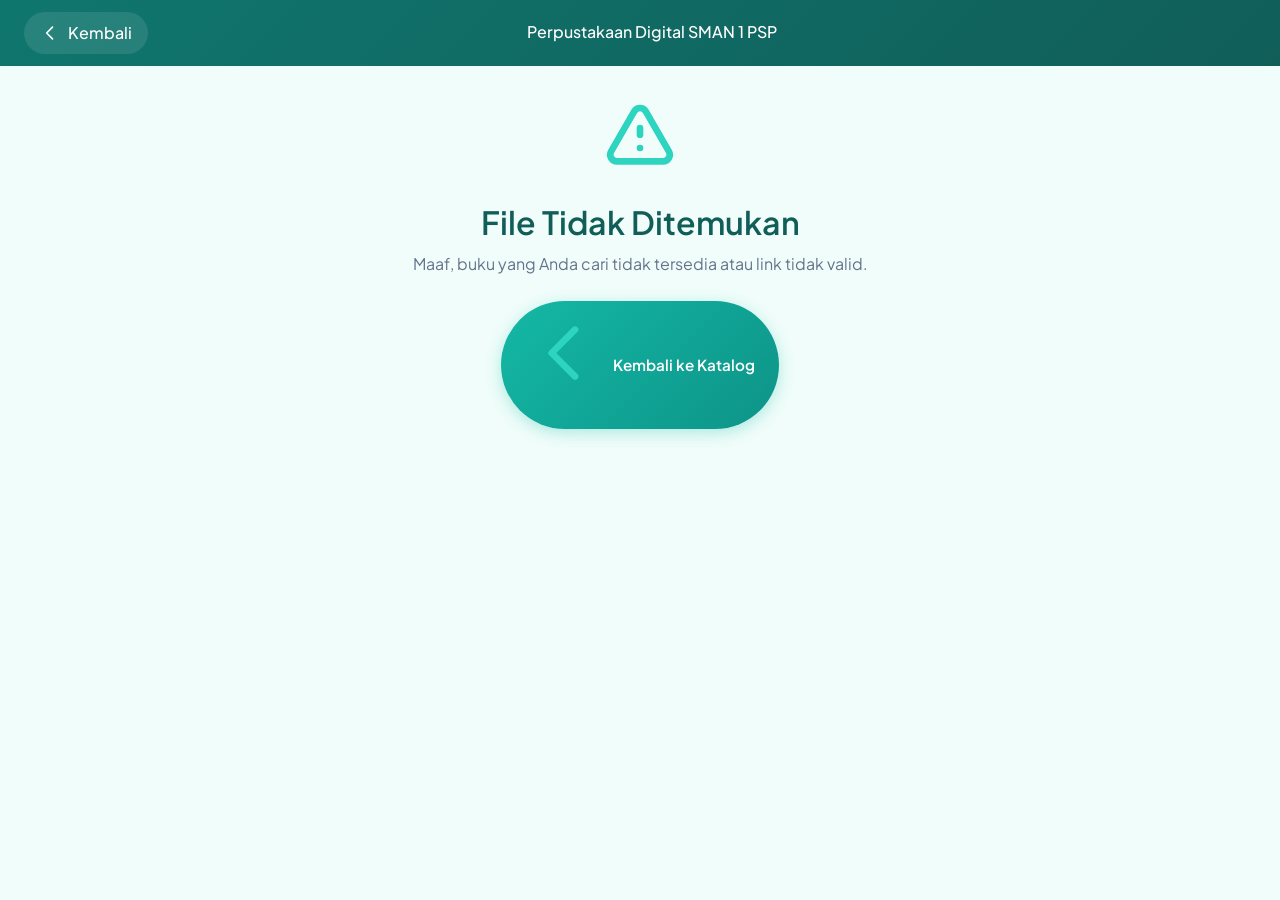
<file: baca.html>
<!DOCTYPE html>
<html lang="id">
<head>
    <meta charset="UTF-8">
    <meta name="viewport" content="width=device-width, initial-scale=1.0">
    <title>Baca Buku Online | Perpustakaan Digital SMAN 1 PSP</title>
    <link rel="icon" href="/images/PERPUS.png" type="image/png">
    <meta property="og:description" content="Baca Buku Online - Perpustakaan Digital SMAN 1 PSP">
    <link rel="stylesheet" href="/styles.css">
    <style>
        body, html {
            margin: 0;
            padding: 0;
            width: 100%;
            height: 100%;
            overflow: hidden;
            background: var(--ocean-50);
        }

        .reader-container {
            width: 100%;
            height: 100vh;
            display: flex;
            flex-direction: column;
        }

        .reader-header {
            background: linear-gradient(135deg, var(--ocean-700) 0%, var(--ocean-800) 100%);
            padding: 0.75rem 1.5rem;
            display: flex;
            align-items: center;
            justify-content: space-between;
        }

        .reader-header a {
            display: flex;
            align-items: center;
            gap: 0.5rem;
            color: white;
            font-weight: 500;
            padding: 0.5rem 1rem;
            background: rgba(255, 255, 255, 0.1);
            border-radius: var(--radius-full);
            transition: var(--transition-fast);
        }

        .reader-header a:hover {
            background: rgba(255, 255, 255, 0.2);
        }

        .reader-header h1 {
            color: white;
            font-size: 1rem;
            font-weight: 500;
            margin: 0;
        }

        iframe {
            flex-grow: 1;
            width: 100%;
            height: calc(100vh - 56px);
            border: none;
        }

        .error-container {
            flex-grow: 1;
            display: flex;
            flex-direction: column;
            align-items: center;
            justify-content: center;
            text-align: center;
            padding: 2rem;
        }

        .error-container svg {
            width: 80px;
            height: 80px;
            color: var(--ocean-400);
            margin-bottom: 1.5rem;
        }

        .error-container h2 {
            color: var(--ocean-800);
            margin-bottom: 0.5rem;
        }

        .error-container p {
            color: var(--slate-500);
            margin-bottom: 1.5rem;
        }
    </style>
</head>
<body>
    <div class="reader-container">
        <header class="reader-header">
            <a href="/katalog/">
                <svg width="20" height="20" fill="none" stroke="currentColor" viewBox="0 0 24 24">
                    <path stroke-linecap="round" stroke-linejoin="round" stroke-width="2" d="M15 19l-7-7 7-7"></path>
                </svg>
                Kembali
            </a>
            <h1>Perpustakaan Digital SMAN 1 PSP</h1>
            <div style="width: 100px;"></div>
        </header>
        
        <div id="content"></div>
    </div>

    <script>
        const urlParams = new URLSearchParams(window.location.search);
        const pdfId = urlParams.get('id');
        const contentDiv = document.getElementById('content');

        if (pdfId) {
            const iframe = document.createElement('iframe');
            iframe.src = `https://drive.google.com/file/d/${pdfId}/preview`;
            iframe.allow = "autoplay";
            contentDiv.appendChild(iframe);
        } else {
            contentDiv.innerHTML = `
                <div class="error-container">
                    <svg fill="none" stroke="currentColor" viewBox="0 0 24 24">
                        <path stroke-linecap="round" stroke-linejoin="round" stroke-width="2" d="M12 9v2m0 4h.01m-6.938 4h13.856c1.54 0 2.502-1.667 1.732-3L13.732 4c-.77-1.333-2.694-1.333-3.464 0L3.34 16c-.77 1.333.192 3 1.732 3z"></path>
                    </svg>
                    <h2>File Tidak Ditemukan</h2>
                    <p>Maaf, buku yang Anda cari tidak tersedia atau link tidak valid.</p>
                    <a href="/katalog/" class="btn btn-primary">
                        <svg width="20" height="20" fill="none" stroke="currentColor" viewBox="0 0 24 24">
                            <path stroke-linecap="round" stroke-linejoin="round" stroke-width="2" d="M15 19l-7-7 7-7"></path>
                        </svg>
                        Kembali ke Katalog
                    </a>
                </div>
            `;
        }
    </script>
</body>
</html>
</file>
<file: styles.css>
/* ============================================
   Ocean Calm Theme - Perpustakaan Digital
   SMAN 1 Padangsidimpuan
   ============================================ */

/* Google Fonts */
@import url("https://fonts.googleapis.com/css2?family=Plus+Jakarta+Sans:wght@400;500;600;700&display=swap");

/* CSS Custom Properties (Design Tokens) */
:root {
  /* Ocean Colors */
  --ocean-50: #f0fdfa;
  --ocean-100: #ccfbf1;
  --ocean-200: #99f6e4;
  --ocean-300: #5eead4;
  --ocean-400: #2dd4bf;
  --ocean-500: #14b8a6;
  --ocean-600: #0d9488;
  --ocean-700: #0f766e;
  --ocean-800: #115e59;
  --ocean-900: #134e4a;

  /* Slate Colors */
  --slate-50: #f8fafc;
  --slate-100: #f1f5f9;
  --slate-200: #e2e8f0;
  --slate-300: #cbd5e1;
  --slate-400: #94a3b8;
  --slate-500: #64748b;
  --slate-600: #475569;
  --slate-700: #334155;
  --slate-800: #1e293b;
  --slate-900: #0f172a;

  /* Typography */
  --font-family:
    "Plus Jakarta Sans", -apple-system, BlinkMacSystemFont, "Segoe UI",
    sans-serif;

  /* Shadows */
  --shadow-sm: 0 2px 8px rgba(20, 184, 166, 0.08);
  --shadow-md: 0 4px 20px rgba(20, 184, 166, 0.12);
  --shadow-lg: 0 8px 30px rgba(20, 184, 166, 0.15);
  --shadow-card: 0 4px 24px rgba(15, 118, 110, 0.1);

  /* Border Radius */
  --radius-sm: 8px;
  --radius-md: 12px;
  --radius-lg: 16px;
  --radius-xl: 24px;
  --radius-full: 9999px;

  /* Transitions */
  --transition-fast: all 0.2s ease;
  --transition-normal: all 0.3s ease;
  --transition-slow: all 0.4s ease;
}

/* Base Styles */
* {
  margin: 0;
  padding: 0;
  box-sizing: border-box;
}

body {
  font-family: var(--font-family);
  background-color: var(--ocean-50);
  color: var(--slate-700);
  line-height: 1.6;
  overflow-x: hidden;
}

/* Typography */
h1,
h2,
h3,
h4,
h5,
h6 {
  color: var(--ocean-800);
  font-weight: 600;
  line-height: 1.3;
}

h1 {
  font-size: 2.5rem;
}
h2 {
  font-size: 2rem;
}
h3 {
  font-size: 1.5rem;
}
h4 {
  font-size: 1.25rem;
}

p {
  color: var(--slate-600);
}

a {
  color: var(--ocean-600);
  text-decoration: none;
  transition: var(--transition-fast);
}

a:hover {
  color: var(--ocean-700);
}

/* ============================================
   Navbar
   ============================================ */
.navbar {
  position: fixed;
  top: 0;
  left: 0;
  right: 0;
  z-index: 1000;
  padding: 1rem 2rem;
  display: flex;
  justify-content: space-between;
  align-items: center;
  transition: var(--transition-normal);
}

.navbar-transparent {
  background: transparent;
}

.navbar-solid {
  background: linear-gradient(
    135deg,
    var(--ocean-700) 0%,
    var(--ocean-800) 100%
  );
  box-shadow: var(--shadow-md);
}

.navbar-brand {
  display: flex;
  align-items: center;
  gap: 0.75rem;
}

.navbar-brand img {
  width: 44px;
  height: 44px;
  border-radius: var(--radius-sm);
}

.navbar-brand span {
  font-size: 1.1rem;
  font-weight: 600;
  color: white;
}

.navbar-nav {
  display: flex;
  gap: 2rem;
  list-style: none;
}

.navbar-nav a {
  color: rgba(255, 255, 255, 0.85);
  font-weight: 500;
  padding: 0.5rem 1rem;
  border-radius: var(--radius-full);
  transition: var(--transition-fast);
}

.navbar-nav a:hover,
.navbar-nav a.active {
  color: white;
  background: rgba(255, 255, 255, 0.15);
}

/* Search Input in Navbar */
.navbar-search {
  position: relative;
}

.navbar-search input {
  padding: 0.6rem 1rem 0.6rem 2.5rem;
  border: 2px solid rgba(255, 255, 255, 0.3);
  border-radius: var(--radius-full);
  background: rgba(255, 255, 255, 0.1);
  color: white;
  font-family: var(--font-family);
  font-size: 0.9rem;
  width: 240px;
  transition: var(--transition-fast);
}

.navbar-search input::placeholder {
  color: rgba(255, 255, 255, 0.6);
}

.navbar-search input:focus {
  outline: none;
  background: white;
  color: var(--slate-700);
  border-color: white;
}

.navbar-search input:focus::placeholder {
  color: var(--slate-400);
}

.navbar-search .search-icon {
  position: absolute;
  left: 0.85rem;
  top: 50%;
  transform: translateY(-50%);
  color: rgba(255, 255, 255, 0.6);
  pointer-events: none;
  transition: var(--transition-fast);
}

.navbar-search input:focus + .search-icon {
  color: var(--ocean-500);
}

/* Mobile Menu Button */
.navbar-toggle {
  display: none;
  background: none;
  border: none;
  color: white;
  cursor: pointer;
  padding: 0.5rem;
}

/* ============================================
   Hero Section
   ============================================ */
.hero {
  position: relative;
  min-height: 520px;
  padding-top: 80px;
  padding-bottom: 100px;
  display: flex;
  align-items: center;
  justify-content: center;
  text-align: center;
  background: linear-gradient(
    135deg,
    var(--ocean-600) 0%,
    var(--ocean-700) 50%,
    var(--ocean-800) 100%
  );
  overflow: hidden;
}

.hero-background {
  position: absolute;
  inset: 0;
  z-index: 0;
}

.hero-background img {
  width: 100%;
  height: 100%;
  object-fit: cover;
  opacity: 0.15;
}

.hero-content {
  position: relative;
  z-index: 2;
  padding: 2rem;
  max-width: 800px;
}

.hero h1 {
  color: white;
  font-size: 2.75rem;
  font-weight: 700;
  margin-bottom: 0.75rem;
  text-shadow: 0 2px 20px rgba(0, 0, 0, 0.2);
}

.hero h2 {
  color: rgba(255, 255, 255, 0.9);
  font-size: 1.5rem;
  font-weight: 500;
  margin-bottom: 1.5rem;
}

.hero p {
  color: rgba(255, 255, 255, 0.8);
  font-size: 1.1rem;
  max-width: 600px;
  margin: 0 auto 2rem;
}

/* Wave Decoration */
.hero-wave {
  position: absolute;
  bottom: 0;
  left: 0;
  right: 0;
  z-index: 1;
}

.hero-wave svg {
  display: block;
  width: 100%;
  height: auto;
}

/* ============================================
   Cards
   ============================================ */
.card {
  background: white;
  border-radius: var(--radius-lg);
  padding: 1.5rem;
  box-shadow: var(--shadow-card);
  border: 1px solid var(--ocean-100);
  transition: var(--transition-normal);
}

.card:hover {
  transform: translateY(-4px);
  box-shadow: var(--shadow-lg);
  border-color: var(--ocean-200);
}

.card-image {
  width: 100%;
  height: 180px;
  object-fit: cover;
  border-radius: var(--radius-md);
  margin-bottom: 1rem;
}

.card-title {
  font-size: 1.15rem;
  font-weight: 600;
  color: var(--ocean-800);
  margin-bottom: 0.5rem;
}

.card-text {
  font-size: 0.95rem;
  color: var(--slate-500);
  margin-bottom: 1rem;
}

/* ============================================
   Buttons
   ============================================ */
.btn {
  display: inline-flex;
  align-items: center;
  justify-content: center;
  gap: 0.5rem;
  padding: 0.75rem 1.5rem;
  font-family: var(--font-family);
  font-size: 0.95rem;
  font-weight: 600;
  border-radius: var(--radius-full);
  border: none;
  cursor: pointer;
  transition: var(--transition-fast);
  text-decoration: none;
}

.btn-primary {
  background: linear-gradient(
    135deg,
    var(--ocean-500) 0%,
    var(--ocean-600) 100%
  );
  color: white;
  box-shadow: 0 4px 15px rgba(20, 184, 166, 0.3);
}

.btn-primary:hover {
  background: linear-gradient(
    135deg,
    var(--ocean-600) 0%,
    var(--ocean-700) 100%
  );
  color: white;
  transform: translateY(-2px);
  box-shadow: 0 6px 20px rgba(20, 184, 166, 0.4);
}

.btn-secondary {
  background: var(--ocean-100);
  color: var(--ocean-700);
}

.btn-secondary:hover {
  background: var(--ocean-200);
  color: var(--ocean-800);
}

.btn-outline {
  background: transparent;
  color: white;
  border: 2px solid rgba(255, 255, 255, 0.5);
}

.btn-outline:hover {
  background: rgba(255, 255, 255, 0.1);
  border-color: white;
  color: white;
}

/* ============================================
   Content Section
   ============================================ */
.section {
  padding: 4rem 2rem;
}

.section-title {
  font-size: 1.75rem;
  font-weight: 700;
  color: var(--ocean-800);
  margin-bottom: 2rem;
  text-align: center;
}

.container {
  max-width: 1200px;
  margin: 0 auto;
  padding: 0 1rem;
}

/* Grid Layout */
.grid {
  display: grid;
  gap: 1.5rem;
}

.grid-2 {
  grid-template-columns: repeat(2, 1fr);
}

.grid-3 {
  grid-template-columns: repeat(3, 1fr);
}

/* ============================================
   Info Section (About)
   ============================================ */
.info-section {
  display: flex;
  gap: 3rem;
  align-items: center;
  background: white;
  border-radius: var(--radius-xl);
  padding: 2.5rem;
  box-shadow: var(--shadow-card);
}

.info-image {
  flex: 0 0 45%;
}

.info-image img {
  width: 100%;
  border-radius: var(--radius-lg);
  box-shadow: var(--shadow-md);
}

.info-content {
  flex: 1;
}

.info-content h2 {
  margin-bottom: 1rem;
}

.info-list {
  margin: 1.5rem 0;
}

.info-list p {
  margin-bottom: 0.5rem;
}

.info-list strong {
  color: var(--ocean-700);
}

.social-links {
  display: flex;
  gap: 1rem;
  margin-top: 1.5rem;
}

.social-links a {
  display: flex;
  align-items: center;
  justify-content: center;
  width: 40px;
  height: 40px;
  background: var(--ocean-100);
  color: var(--ocean-600);
  border-radius: var(--radius-full);
  transition: var(--transition-fast);
  font-size: 1.1rem;
}

.social-links a:hover {
  background: var(--ocean-500);
  color: white;
  transform: translateY(-2px);
}

/* ============================================
   Tables
   ============================================ */
.table-wrapper {
  background: white;
  border-radius: var(--radius-lg);
  overflow: hidden;
  box-shadow: var(--shadow-card);
}

table {
  width: 100%;
  border-collapse: collapse;
}

thead {
  background: linear-gradient(
    135deg,
    var(--ocean-600) 0%,
    var(--ocean-700) 100%
  );
}

thead th {
  padding: 1rem 1.25rem;
  color: white;
  font-weight: 600;
  text-align: left;
}

tbody tr {
  border-bottom: 1px solid var(--ocean-100);
  transition: var(--transition-fast);
}

tbody tr:hover {
  background: var(--ocean-50);
}

tbody td {
  padding: 1rem 1.25rem;
  color: var(--slate-600);
}

/* ============================================
   Form Inputs
   ============================================ */
.form-input {
  width: 100%;
  padding: 0.875rem 1.25rem;
  font-family: var(--font-family);
  font-size: 1rem;
  border: 2px solid var(--ocean-200);
  border-radius: var(--radius-md);
  background: white;
  color: var(--slate-700);
  transition: var(--transition-fast);
}

.form-input:focus {
  outline: none;
  border-color: var(--ocean-400);
  box-shadow: 0 0 0 4px rgba(45, 212, 191, 0.15);
}

.form-input::placeholder {
  color: var(--slate-400);
}

/* ============================================
   Pagination
   ============================================ */
.pagination {
  display: flex;
  justify-content: center;
  align-items: center;
  gap: 1rem;
  margin-top: 2rem;
}

.pagination button {
  padding: 0.625rem 1.25rem;
  font-family: var(--font-family);
  font-weight: 500;
  background: var(--ocean-100);
  color: var(--ocean-700);
  border: none;
  border-radius: var(--radius-full);
  cursor: pointer;
  transition: var(--transition-fast);
}

.pagination button:hover:not(:disabled) {
  background: var(--ocean-500);
  color: white;
}

.pagination button:disabled {
  opacity: 0.5;
  cursor: not-allowed;
}

.pagination span {
  font-weight: 500;
  color: var(--ocean-700);
}

/* ============================================
   Footer
   ============================================ */
.footer {
  background: linear-gradient(
    135deg,
    var(--slate-800) 0%,
    var(--slate-900) 100%
  );
  color: white;
  padding: 4rem 2rem 2rem;
  margin-top: 4rem;
}

.footer-content {
  max-width: 1200px;
  margin: 0 auto;
  display: grid;
  grid-template-columns: 2fr 1fr 1fr 1fr;
  gap: 3rem;
}

.footer-brand {
  display: flex;
  align-items: flex-start;
  gap: 1rem;
}

.footer-brand img {
  width: 56px;
  height: 56px;
  border-radius: var(--radius-sm);
}

.footer-brand-text h3 {
  color: white;
  font-size: 1.25rem;
  margin-bottom: 0.25rem;
}

.footer-brand-text p {
  color: var(--slate-400);
  font-size: 0.9rem;
}

.footer-section h4 {
  color: white;
  font-size: 1rem;
  margin-bottom: 1.25rem;
  font-weight: 600;
}

.footer-links {
  list-style: none;
}

.footer-links li {
  margin-bottom: 0.75rem;
}

.footer-links a {
  color: var(--slate-400);
  font-size: 0.95rem;
  transition: var(--transition-fast);
}

.footer-links a:hover {
  color: var(--ocean-400);
}

.footer-contact p {
  color: var(--slate-400);
  font-size: 0.9rem;
  margin-bottom: 0.5rem;
  display: flex;
  align-items: center;
  gap: 0.5rem;
}

.footer-social {
  display: flex;
  gap: 0.75rem;
  margin-top: 1rem;
}

.footer-social a {
  display: flex;
  align-items: center;
  justify-content: center;
  width: 38px;
  height: 38px;
  background: rgba(255, 255, 255, 0.1);
  color: white;
  border-radius: var(--radius-full);
  transition: var(--transition-fast);
}

.footer-social a:hover {
  background: var(--ocean-500);
  transform: translateY(-2px);
}

.footer-bottom {
  max-width: 1200px;
  margin: 3rem auto 0;
  padding-top: 2rem;
  border-top: 1px solid rgba(255, 255, 255, 0.1);
  display: flex;
  justify-content: space-between;
  align-items: center;
}

.footer-bottom p {
  color: var(--slate-500);
  font-size: 0.9rem;
}

.footer-bottom a {
  color: var(--ocean-400);
}

.footer-bottom a:hover {
  color: var(--ocean-300);
}

/* ============================================
   Sidebar (Mobile)
   ============================================ */
.sidebar {
  position: fixed;
  top: 0;
  left: 0;
  width: 280px;
  height: 100vh;
  background: white;
  z-index: 1001;
  transform: translateX(-100%);
  transition: var(--transition-normal);
  box-shadow: var(--shadow-lg);
}

.sidebar.active {
  transform: translateX(0);
}

.sidebar-header {
  padding: 1.5rem;
  background: linear-gradient(
    135deg,
    var(--ocean-600) 0%,
    var(--ocean-700) 100%
  );
  display: flex;
  justify-content: space-between;
  align-items: center;
}

.sidebar-header h3 {
  color: white;
  font-size: 1.1rem;
}

.sidebar-close {
  background: none;
  border: none;
  color: white;
  cursor: pointer;
  padding: 0.5rem;
}

.sidebar-nav {
  padding: 1.5rem;
}

.sidebar-nav a {
  display: block;
  padding: 0.875rem 1rem;
  color: var(--slate-700);
  font-weight: 500;
  border-radius: var(--radius-md);
  margin-bottom: 0.5rem;
  transition: var(--transition-fast);
}

.sidebar-nav a:hover,
.sidebar-nav a.active {
  background: var(--ocean-100);
  color: var(--ocean-700);
}

.overlay {
  position: fixed;
  inset: 0;
  background: rgba(0, 0, 0, 0.5);
  z-index: 1000;
  opacity: 0;
  visibility: hidden;
  transition: var(--transition-normal);
}

.overlay.active {
  opacity: 1;
  visibility: visible;
}

/* ============================================
   Search Results Dropdown
   ============================================ */
.search-results {
  position: absolute;
  top: 100%;
  left: 0;
  right: 0;
  margin-top: 0.5rem;
  background: white;
  border-radius: var(--radius-md);
  box-shadow: var(--shadow-lg);
  max-height: 300px;
  overflow-y: auto;
  z-index: 100;
}

.search-results a {
  display: block;
  padding: 0.875rem 1rem;
  color: var(--slate-700);
  border-bottom: 1px solid var(--ocean-100);
  transition: var(--transition-fast);
}

.search-results a:hover {
  background: var(--ocean-50);
  color: var(--ocean-700);
}

.search-results a:last-child {
  border-bottom: none;
}

/* ============================================
   Contact Cards
   ============================================ */
.contact-card {
  background: white;
  border-radius: var(--radius-xl);
  padding: 2.5rem;
  text-align: center;
  box-shadow: var(--shadow-card);
  border: 1px solid var(--ocean-100);
  transition: var(--transition-normal);
}

.contact-card:hover {
  transform: translateY(-4px);
  box-shadow: var(--shadow-lg);
}

.contact-card img {
  width: 120px;
  height: 120px;
  border-radius: 50%;
  object-fit: cover;
  margin-bottom: 1.5rem;
  border: 4px solid var(--ocean-200);
}

.contact-card h3 {
  margin-bottom: 1rem;
}

.contact-card p {
  margin-bottom: 1.5rem;
}

/* ============================================
   Responsive Styles
   ============================================ */
@media (max-width: 1024px) {
  .footer-content {
    grid-template-columns: 1fr 1fr;
    gap: 2rem;
  }

  .grid-3 {
    grid-template-columns: repeat(2, 1fr);
  }
}

@media (max-width: 768px) {
  .navbar-nav {
    display: none;
  }

  .navbar-toggle {
    display: block;
  }

  .navbar-search {
    display: none;
  }

  .hero {
    min-height: 350px;
  }

  .hero h1 {
    font-size: 2rem;
  }

  .hero h2 {
    font-size: 1.2rem;
  }

  .info-section {
    flex-direction: column;
    padding: 1.5rem;
  }

  .info-image {
    flex: none;
    width: 100%;
  }

  .grid-2,
  .grid-3 {
    grid-template-columns: 1fr;
  }

  .footer-content {
    grid-template-columns: 1fr;
    text-align: center;
  }

  .footer-brand {
    justify-content: center;
  }

  .footer-social {
    justify-content: center;
  }

  .footer-bottom {
    flex-direction: column;
    gap: 1rem;
    text-align: center;
  }

  .section {
    padding: 2.5rem 1rem;
  }
}

@media (max-width: 480px) {
  h1 {
    font-size: 1.75rem;
  }
  h2 {
    font-size: 1.5rem;
  }
  h3 {
    font-size: 1.25rem;
  }

  .hero h1 {
    font-size: 1.5rem;
  }

  .card {
    padding: 1.25rem;
  }

  .contact-card {
    padding: 1.5rem;
  }

  .contact-card img {
    width: 100px;
    height: 100px;
  }
}

/* ============================================
   Utility Classes
   ============================================ */
.text-center {
  text-align: center;
}
.text-left {
  text-align: left;
}
.text-right {
  text-align: right;
}

.mt-1 {
  margin-top: 0.5rem;
}
.mt-2 {
  margin-top: 1rem;
}
.mt-3 {
  margin-top: 1.5rem;
}
.mt-4 {
  margin-top: 2rem;
}

.mb-1 {
  margin-bottom: 0.5rem;
}
.mb-2 {
  margin-bottom: 1rem;
}
.mb-3 {
  margin-bottom: 1.5rem;
}
.mb-4 {
  margin-bottom: 2rem;
}

.hidden {
  display: none;
}
.block {
  display: block;
}
.flex {
  display: flex;
}
.inline-flex {
  display: inline-flex;
}

.items-center {
  align-items: center;
}
.justify-center {
  justify-content: center;
}
.justify-between {
  justify-content: space-between;
}

.gap-1 {
  gap: 0.5rem;
}
.gap-2 {
  gap: 1rem;
}
.gap-3 {
  gap: 1.5rem;
}
</file>
